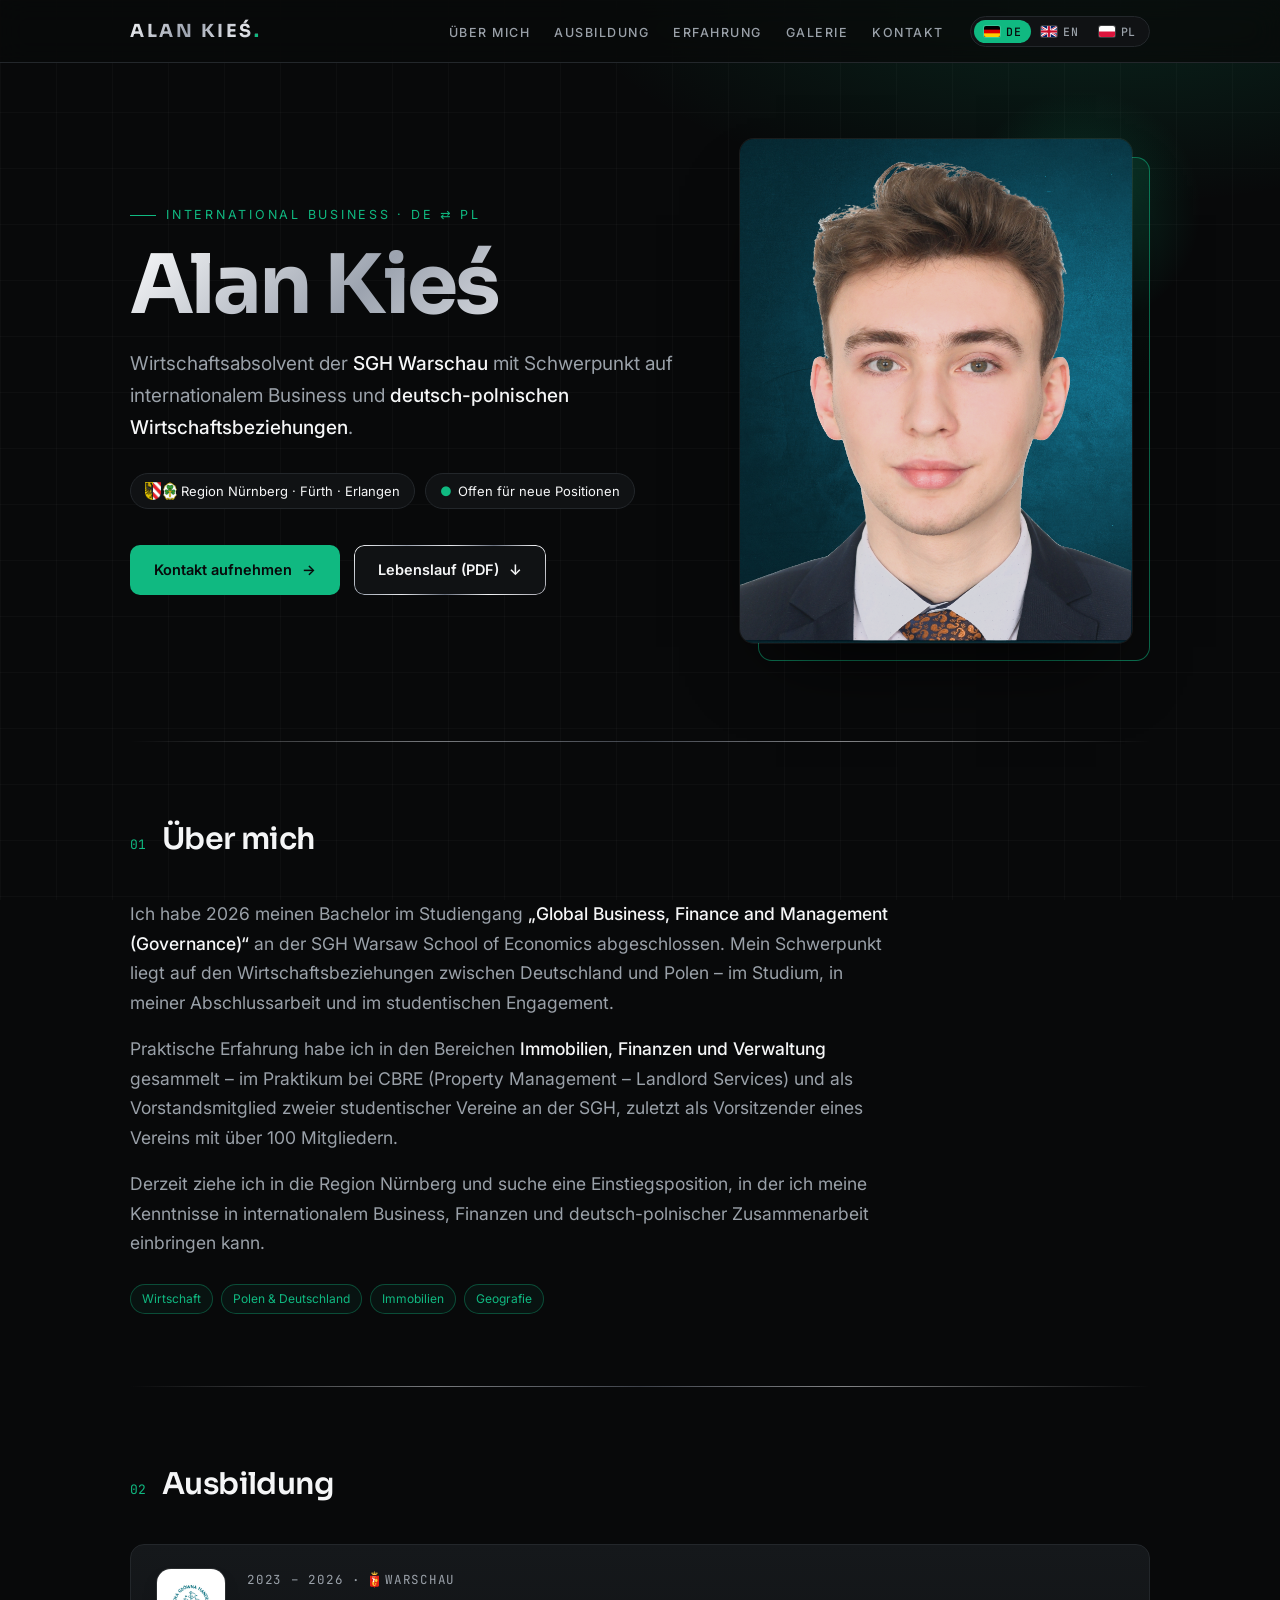
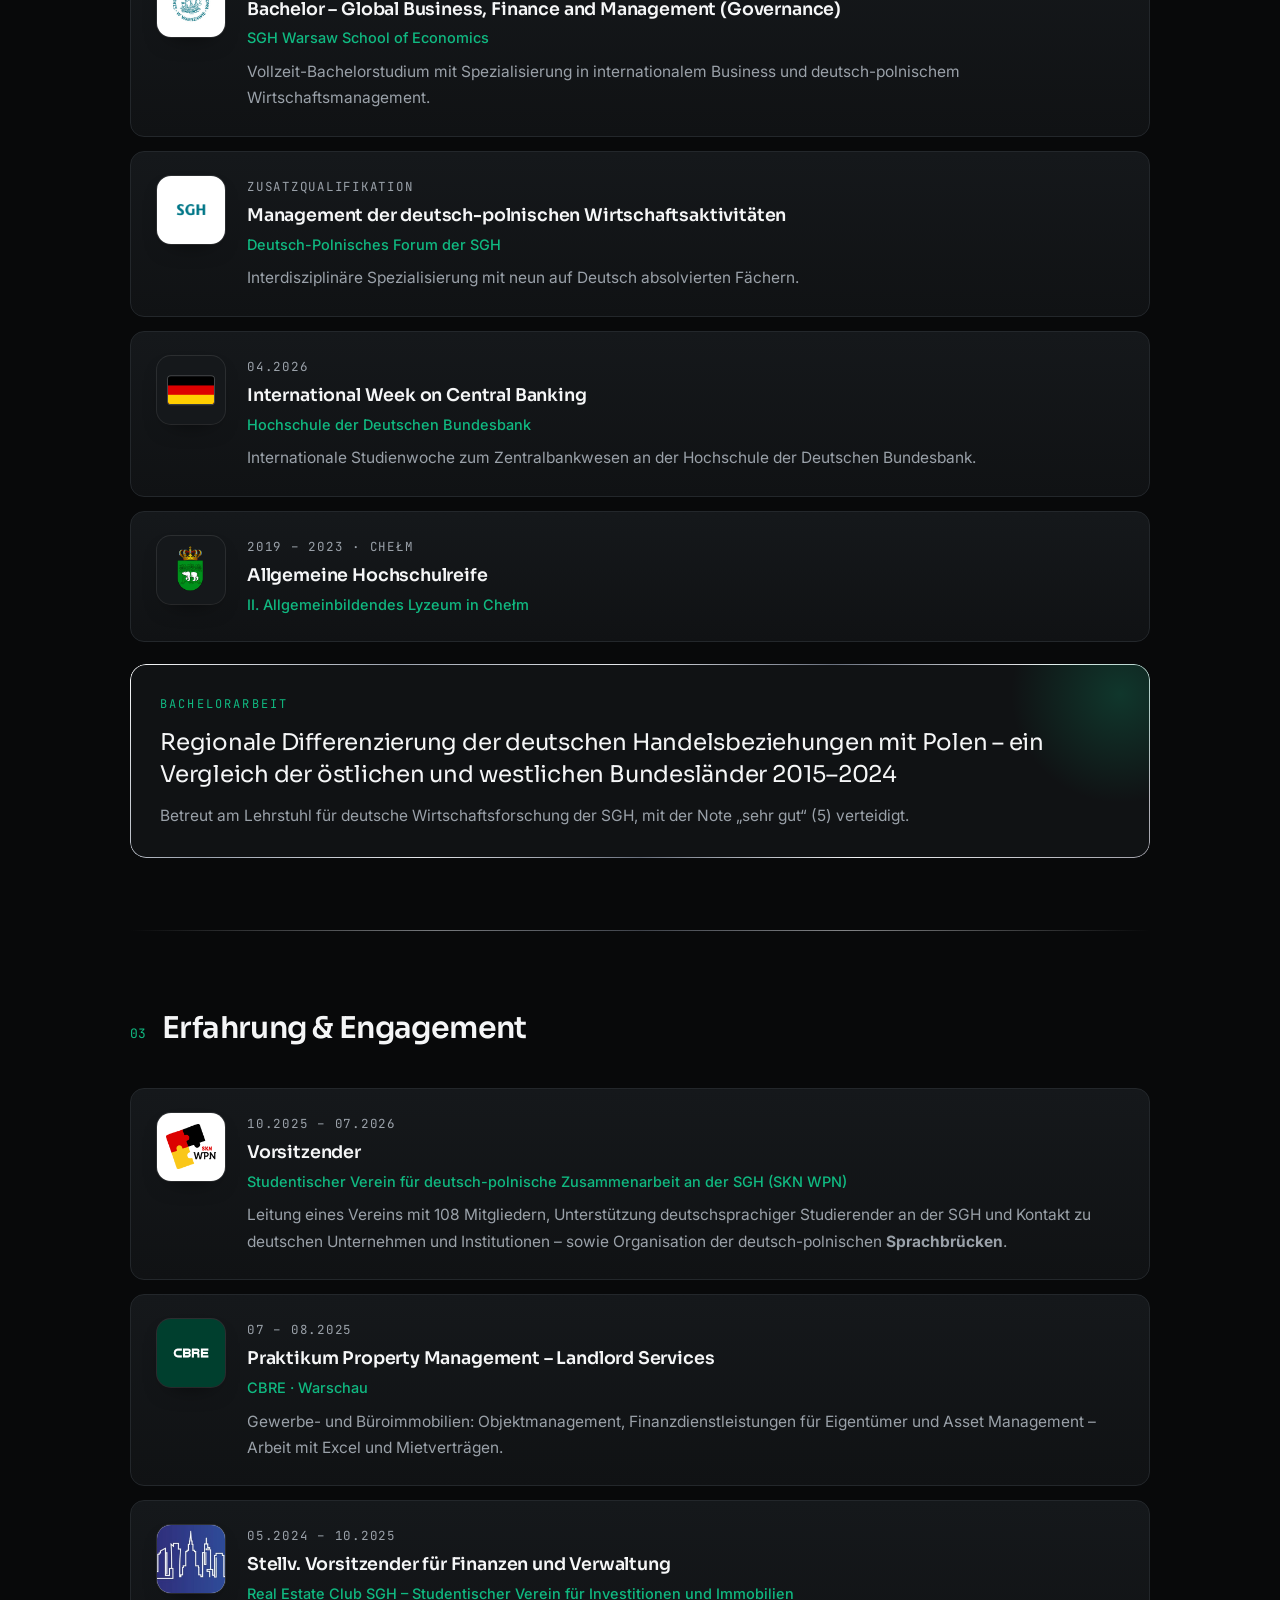
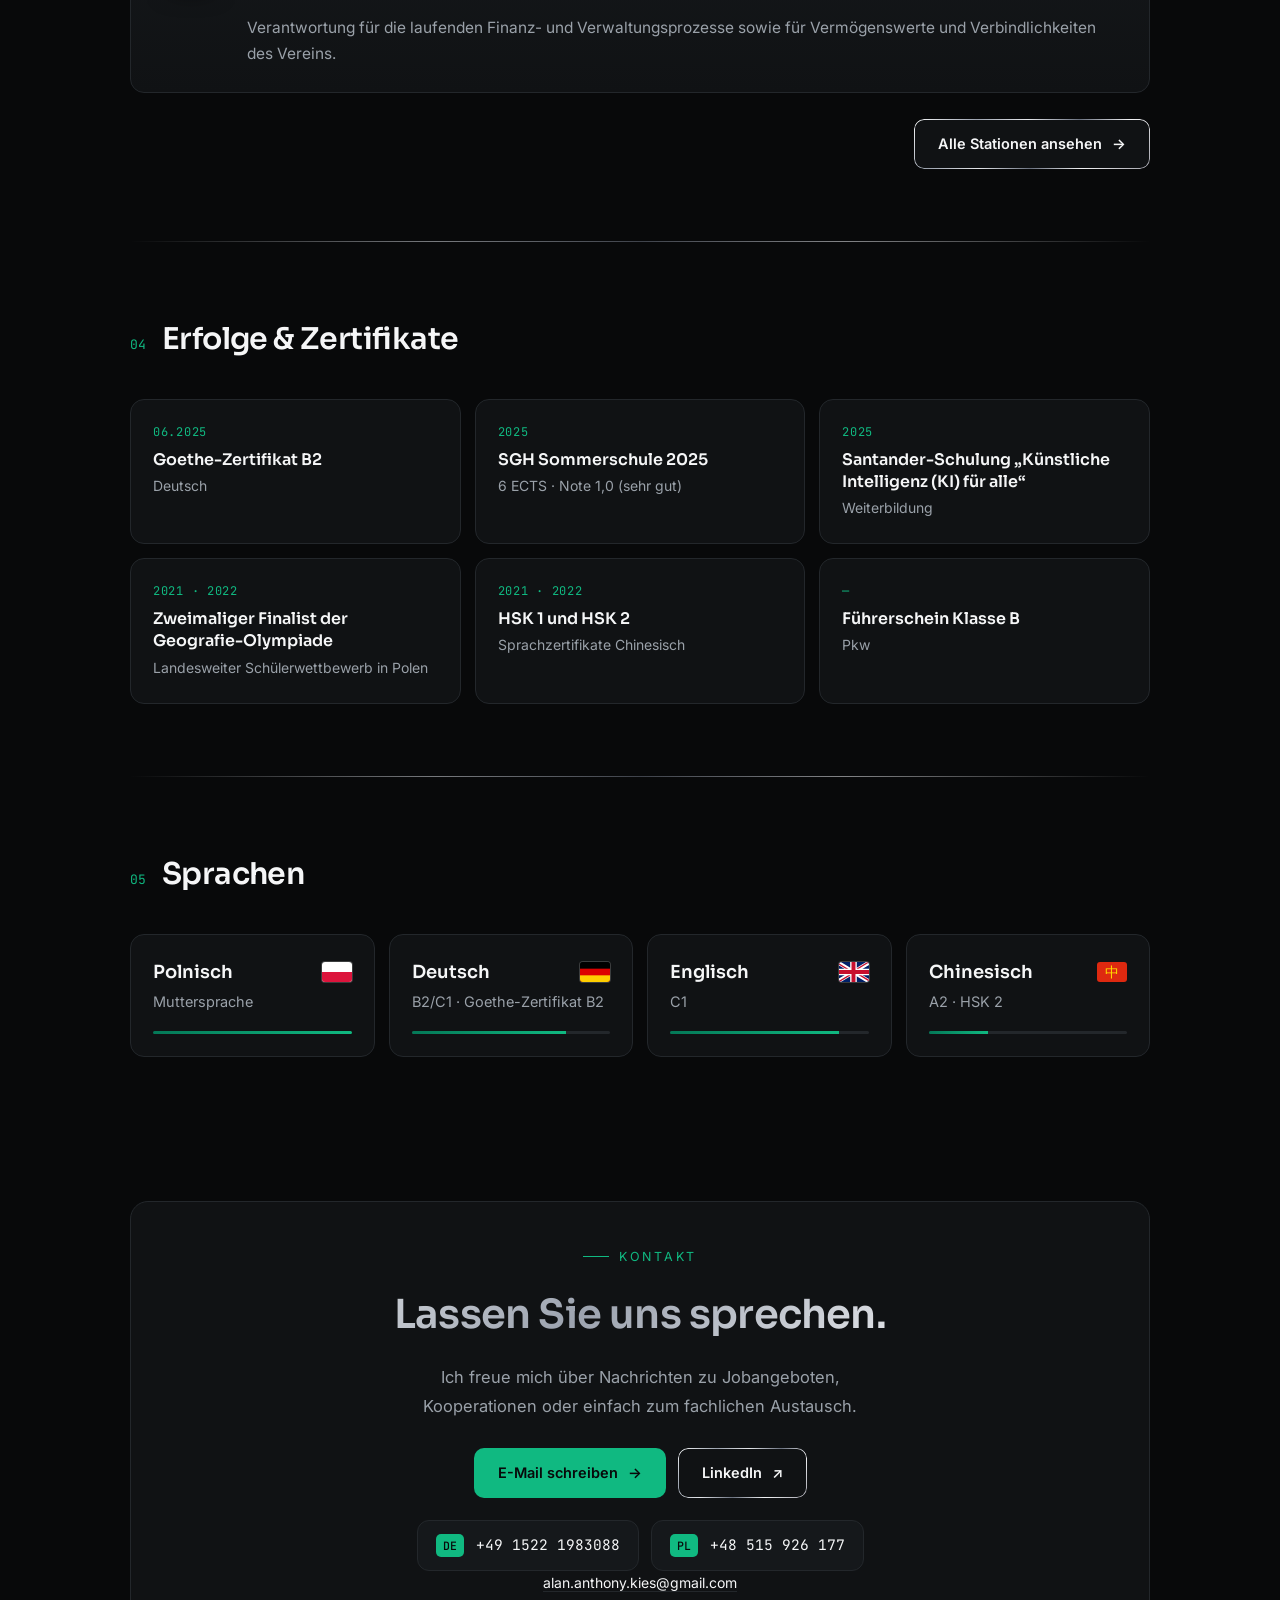
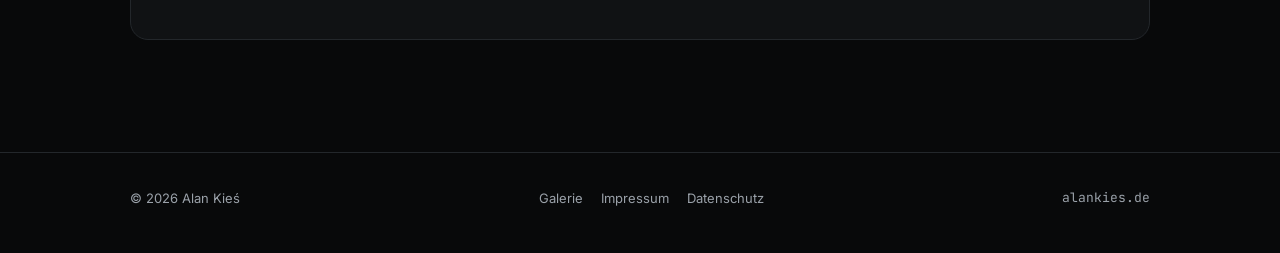
<file: index.html>
<!doctype html>
<html lang="de">
<head>
<meta charset="utf-8">
<meta name="viewport" content="width=device-width, initial-scale=1">
<title>Alan Kieś</title>
<meta name="description" content="Alan Kieś – Wirtschaftsabsolvent der SGH Warschau mit Schwerpunkt deutsch-polnische Wirtschaftsbeziehungen.">
<meta name="theme-color" content="#08090a">
<link rel="icon" href="favicon.svg" type="image/svg+xml">
<link rel="icon" href="favicon.ico" sizes="any">
<link rel="apple-touch-icon" href="apple-touch-icon.png">
<link rel="preconnect" href="https://fonts.googleapis.com">
<link rel="preconnect" href="https://fonts.gstatic.com" crossorigin>
<link href="https://fonts.googleapis.com/css2?family=Sora:wght@300;400;600;700&family=Inter:wght@400;500;600&family=JetBrains+Mono:wght@400;500&display=swap" rel="stylesheet">
<link rel="stylesheet" href="style.css?v=4">
</head>
<body>

<nav>
  <div class="wrap">
    <a class="logo chrome" href="index.html">ALAN KIEŚ<span class="dot">.</span></a>
    <div class="nav-right">
      <ul>
        <li><a href="#ueber-mich" data-i18n="nav_about">Über mich</a></li>
        <li><a href="#ausbildung" data-i18n="nav_edu">Ausbildung</a></li>
        <li><a href="erfahrung.html" data-i18n="nav_exp">Erfahrung</a></li>
        <li><a href="galerie.html" data-i18n="nav_gallery">Galerie</a></li>
        <li><a href="#kontakt" data-i18n="nav_contact">Kontakt</a></li>
      </ul>
      <div class="lang-switch" role="group" aria-label="Sprache / Language / Język">
        <button type="button" data-lang="de" aria-pressed="true"><img class="flag" src="flags/de.svg" alt="">DE</button>
        <button type="button" data-lang="en" aria-pressed="false"><img class="flag" src="flags/gb.svg" alt="">EN</button>
        <button type="button" data-lang="pl" aria-pressed="false"><img class="flag" src="flags/pl.svg" alt="">PL</button>
      </div>
    </div>
  </div>
</nav>

<main class="wrap">

  <!-- ====== HERO ====== -->
  <header class="hero">
    <div>
      <div class="eyebrow">International Business · DE ⇄ PL</div>
      <h1 class="chrome">Alan Kieś</h1>
      <p class="tagline" data-i18n="tagline">Wirtschaftsabsolvent der <strong>SGH Warschau</strong> mit Schwerpunkt auf internationalem Business und <strong>deutsch-polnischen Wirtschaftsbeziehungen</strong>.</p>
      <div class="meta">
        <span class="chip"><img class="crest" src="wappen/nuernberg.png" alt="Wappen Nürnberg"><img class="crest" src="wappen/fuerth.svg" alt="Wappen Fürth"><span data-i18n="chip_region">Region Nürnberg · Fürth · Erlangen</span></span>
        <span class="chip"><i>●</i><span data-i18n="chip_open">Offen für neue Positionen</span></span>
      </div>
      <div class="cta">
        <a class="btn primary" href="#kontakt"><span data-i18n="btn_contact">Kontakt aufnehmen</span> <span class="arrow">→</span></a>
        <a class="btn ghost" href="cv-alan-kies-deutsch.pdf" target="_blank" rel="noopener"><span data-i18n="btn_cv">Lebenslauf (PDF)</span> <span class="arrow">↓</span></a>
      </div>
    </div>
    <div class="portrait">
      <img src="alan-kies-foto.png" alt="Alan Kieś" width="778" height="1000">
    </div>
  </header>

  <hr class="rule">

  <!-- ====== 01 ÜBER MICH ====== -->
  <section id="ueber-mich" class="reveal">
    <div class="sec-head"><span class="sec-num">01</span><h2 data-i18n="about_h">Über mich</h2></div>
    <div class="lead">
      <p data-i18n="about_p1">Ich habe 2026 meinen Bachelor im Studiengang <strong>„Global Business, Finance and Management (Governance)“</strong> an der SGH Warsaw School of Economics abgeschlossen. Mein Schwerpunkt liegt auf den Wirtschaftsbeziehungen zwischen Deutschland und Polen – im Studium, in meiner Abschlussarbeit und im studentischen Engagement.</p>
      <p data-i18n="about_p2">Praktische Erfahrung habe ich in den Bereichen <strong>Immobilien, Finanzen und Verwaltung</strong> gesammelt – im Praktikum bei CBRE (Property Management – Landlord Services) und als Vorstandsmitglied zweier studentischer Vereine an der SGH, zuletzt als Vorsitzender eines Vereins mit über 100 Mitgliedern.</p>
      <p data-i18n="about_p3">Derzeit ziehe ich in die Region Nürnberg und suche eine Einstiegsposition, in der ich meine Kenntnisse in internationalem Business, Finanzen und deutsch-polnischer Zusammenarbeit einbringen kann.</p>
    </div>
    <div class="interests">
      <span class="tag" data-i18n="int1">Wirtschaft</span>
      <span class="tag" data-i18n="int2">Polen &amp; Deutschland</span>
      <span class="tag" data-i18n="int3">Immobilien</span>
      <span class="tag" data-i18n="int4">Geografie</span>
    </div>
  </section>

  <hr class="rule">

  <!-- ====== 02 AUSBILDUNG ====== -->
  <section id="ausbildung" class="reveal">
    <div class="sec-head"><span class="sec-num">02</span><h2 data-i18n="edu_h">Ausbildung</h2></div>

    <div class="card with-logo">
      <div class="logo-tile"><img src="logos/sgh-godlo.jpg" alt="SGH"></div>
      <div>
        <div class="when">2023 – 2026 · <img class="crest" src="wappen/warszawa.svg" alt=""><span data-i18n="warsaw">Warschau</span></div>
        <h3 data-i18n="edu1_t">Bachelor – Global Business, Finance and Management (Governance)</h3>
        <div class="where">SGH Warsaw School of Economics</div>
        <p data-i18n="edu1_d">Vollzeit-Bachelorstudium mit Spezialisierung in internationalem Business und deutsch-polnischem Wirtschaftsmanagement.</p>
      </div>
    </div>

    <div class="card with-logo">
      <div class="logo-tile"><img src="logos/sgh.png" alt="SGH"></div>
      <div>
        <div class="when" data-i18n="edu2_when">Zusatzqualifikation</div>
        <h3 data-i18n="edu2_t">Management der deutsch-polnischen Wirtschaftsaktivitäten</h3>
        <div class="where" data-i18n="edu2_w">Deutsch-Polnisches Forum der SGH</div>
        <p data-i18n="edu2_d">Interdisziplinäre Spezialisierung mit neun auf Deutsch absolvierten Fächern.</p>
      </div>
    </div>

    <div class="card with-logo">
      <div class="logo-tile flag-one"><img src="flags/de.svg" alt=""></div>
      <div>
        <div class="when">04.2026</div>
        <h3>International Week on Central Banking</h3>
        <div class="where" data-i18n="edu4_w">Hochschule der Deutschen Bundesbank</div>
        <p data-i18n="edu4_d">Internationale Studienwoche zum Zentralbankwesen an der Hochschule der Deutschen Bundesbank.</p>
      </div>
    </div>

    <div class="card with-logo">
      <div class="logo-tile crest-tile"><img src="wappen/chelm.png" alt="Wappen Chełm"></div>
      <div>
        <div class="when">2019 – 2023 · Chełm</div>
        <h3 data-i18n="edu3_t">Allgemeine Hochschulreife</h3>
        <div class="where" data-i18n="edu3_w">II. Allgemeinbildendes Lyzeum in Chełm</div>
      </div>
    </div>

    <div class="feature chrome-border">
      <div class="label" data-i18n="thesis_l">Bachelorarbeit</div>
      <h3 data-i18n="thesis_t">Regionale Differenzierung der deutschen Handelsbeziehungen mit Polen – ein Vergleich der östlichen und westlichen Bundesländer 2015–2024</h3>
      <p data-i18n="thesis_d">Betreut am Lehrstuhl für deutsche Wirtschaftsforschung der SGH, mit der Note „sehr gut“ (5) verteidigt.</p>
    </div>
  </section>

  <hr class="rule">

  <!-- ====== 03 ERFAHRUNG ====== -->
  <section id="erfahrung" class="reveal">
    <div class="sec-head"><span class="sec-num">03</span><h2 data-i18n="exp_h">Erfahrung &amp; Engagement</h2></div>

    <a class="card with-logo" href="erfahrung.html#skn-wpn" style="text-decoration:none">
      <div class="logo-tile"><img src="logos/skn-wpn.png" alt="SKN WPN"></div>
      <div>
        <div class="when">10.2025 – 07.2026</div>
        <h3 data-i18n="exp1_t">Vorsitzender</h3>
        <div class="where" data-i18n="exp1_w">Studentischer Verein für deutsch-polnische Zusammenarbeit an der SGH (SKN WPN)</div>
        <p data-i18n="exp1_d">Leitung eines Vereins mit 108 Mitgliedern, Unterstützung deutschsprachiger Studierender an der SGH und Kontakt zu deutschen Unternehmen und Institutionen – sowie Organisation der deutsch-polnischen <strong>Sprachbrücken</strong>.</p>
      </div>
    </a>

    <a class="card with-logo" href="erfahrung.html#cbre" style="text-decoration:none">
      <div class="logo-tile cbre"><img src="logos/cbre.jpg" alt="CBRE"></div>
      <div>
        <div class="when">07 – 08.2025</div>
        <h3 data-i18n="exp2_t">Praktikum Property Management – Landlord Services</h3>
        <div class="where">CBRE · <span data-i18n="warsaw">Warschau</span></div>
        <p data-i18n="exp2_d">Gewerbe- und Büroimmobilien: Objektmanagement, Finanzdienstleistungen für Eigentümer und Asset Management – Arbeit mit Excel und Mietverträgen.</p>
      </div>
    </a>

    <a class="card with-logo" href="erfahrung.html#skn-inwestycji" style="text-decoration:none">
      <div class="logo-tile fill"><img src="logos/skn-inwestycji.jpg" alt="SKN Inwestycji i Nieruchomości"></div>
      <div>
        <div class="when">05.2024 – 10.2025</div>
        <h3 data-i18n="exp3_t">Stellv. Vorsitzender für Finanzen und Verwaltung</h3>
        <div class="where" data-i18n="exp3_w">Real Estate Club SGH – Studentischer Verein für Investitionen und Immobilien</div>
        <p data-i18n="exp3_d">Verantwortung für die laufenden Finanz- und Verwaltungsprozesse sowie für Vermögenswerte und Verbindlichkeiten des Vereins.</p>
      </div>
    </a>

    <div class="more">
      <a class="btn ghost" href="erfahrung.html"><span data-i18n="exp_all">Alle Stationen ansehen</span> <span class="arrow">→</span></a>
    </div>
  </section>

  <hr class="rule">

  <!-- ====== 04 ERFOLGE ====== -->
  <section id="erfolge" class="reveal">
    <div class="sec-head"><span class="sec-num">04</span><h2 data-i18n="aw_h">Erfolge &amp; Zertifikate</h2></div>
    <div class="awards">
      <div class="award"><div class="yr">06.2025</div><strong data-i18n="aw1_t">Goethe-Zertifikat B2</strong><span data-i18n="aw1_d">Deutsch</span></div>
      <div class="award"><div class="yr">2025</div><strong data-i18n="aw5_t">SGH Sommerschule 2025</strong><span data-i18n="aw5_d">6 ECTS · Note 1,0 (sehr gut)</span></div>
      <div class="award"><div class="yr">2025</div><strong data-i18n="aw6_t">Santander-Schulung „Künstliche Intelligenz (KI) für alle“</strong><span data-i18n="aw6_d">Weiterbildung</span></div>
      <div class="award"><div class="yr">2021 · 2022</div><strong data-i18n="aw2_t">Zweimaliger Finalist der Geografie-Olympiade</strong><span data-i18n="aw2_d">Landesweiter Schülerwettbewerb in Polen</span></div>
      <div class="award"><div class="yr">2021 · 2022</div><strong data-i18n="aw3_t">HSK 1 und HSK 2</strong><span data-i18n="aw3_d">Sprachzertifikate Chinesisch</span></div>
      <div class="award"><div class="yr">—</div><strong data-i18n="aw4_t">Führerschein Klasse B</strong><span data-i18n="aw4_d">Pkw</span></div>
    </div>
  </section>

  <hr class="rule">

  <!-- ====== 05 SPRACHEN ====== -->
  <section id="sprachen" class="reveal">
    <div class="sec-head"><span class="sec-num">05</span><h2 data-i18n="lang_h">Sprachen</h2></div>
    <div class="langs">
      <div class="lang"><div class="lang-top"><strong data-i18n="l_pl">Polnisch</strong><img class="flag" src="flags/pl.svg" alt=""></div><span data-i18n="l_pl_d">Muttersprache</span><div class="bar"><b style="width:100%"></b></div></div>
      <div class="lang"><div class="lang-top"><strong data-i18n="l_de">Deutsch</strong><img class="flag" src="flags/de.svg" alt=""></div><span data-i18n="l_de_d">B2/C1 · Goethe-Zertifikat B2</span><div class="bar"><b style="width:78%"></b></div></div>
      <div class="lang"><div class="lang-top"><strong data-i18n="l_en">Englisch</strong><img class="flag" src="flags/gb.svg" alt=""></div><span>C1</span><div class="bar"><b style="width:85%"></b></div></div>
      <div class="lang"><div class="lang-top"><strong data-i18n="l_zh">Chinesisch</strong><span class="zh-badge" aria-hidden="true">中</span></div><span>A2 · HSK 2</span><div class="bar"><b style="width:30%"></b></div></div>
    </div>
  </section>

  <!-- ====== KONTAKT ====== -->
  <section id="kontakt" class="reveal">
    <div class="contact-box">
      <div class="eyebrow" style="justify-content:center" data-i18n="ct_eye">Kontakt</div>
      <h2 class="chrome" data-i18n="ct_h">Lassen Sie uns sprechen.</h2>
      <p data-i18n="ct_p">Ich freue mich über Nachrichten zu Jobangeboten, Kooperationen oder einfach zum fachlichen Austausch.</p>
      <div class="links">
        <a class="btn primary" href="mailto:alan.anthony.kies@gmail.com"><span data-i18n="ct_mail">E-Mail schreiben</span> <span class="arrow">→</span></a>
        <a class="btn ghost" href="https://www.linkedin.com/in/alan-kies" target="_blank" rel="noopener">LinkedIn <span class="arrow">↗</span></a>
      </div>
      <div class="phones">
        <a class="phone" href="tel:+4915221983088"><span class="cc">DE</span><span class="num">+49 1522 1983088</span></a>
        <a class="phone" href="tel:+48515926177"><span class="cc">PL</span><span class="num">+48 515 926 177</span></a>
      </div>
      <p class="mail-plain"><a href="mailto:alan.anthony.kies@gmail.com">alan.anthony.kies@gmail.com</a></p>
    </div>
  </section>

</main>

<footer>
  <div class="wrap">
    <span>© 2026 Alan Kieś</span>
    <div class="legal">
      <a href="galerie.html" data-i18n="nav_gallery">Galerie</a>
      <a href="impressum.html">Impressum</a>
      <a href="impressum.html#datenschutz" data-i18n="ft_privacy">Datenschutz</a>
    </div>
    <span class="mono">alankies.de</span>
  </div>
</footer>

<script>
window.I18N = {
  en: {
    _title: "Alan Kieś – International Business",
    nav_about: "About", nav_edu: "Education", nav_exp: "Experience", nav_gallery: "Gallery", nav_contact: "Contact",
    tagline: "Business graduate of <strong>SGH Warsaw School of Economics</strong>, focused on international business and <strong>German-Polish economic relations</strong>.",
    chip_region: "Nuremberg · Fürth · Erlangen area",
    chip_open: "Open to new opportunities",
    btn_contact: "Get in touch",
    btn_cv: "CV (PDF, German)",
    about_h: "About me",
    about_p1: "In 2026 I completed my bachelor's degree in <strong>“Global Business, Finance and Management (Governance)”</strong> at SGH Warsaw School of Economics. My focus is on economic relations between Germany and Poland – in my studies, my thesis and my student activities.",
    about_p2: "I gained practical experience in <strong>real estate, finance and administration</strong> – during my internship at CBRE (Property Management – Landlord Services) and as a board member of two student associations at SGH, most recently as president of an association with over 100 members.",
    about_p3: "I am currently moving to the Nuremberg area and looking for an entry-level position where I can apply my knowledge of international business, finance and German-Polish cooperation.",
    edu_h: "Education",
    edu1_t: "Bachelor – Global Business, Finance and Management (Governance)",
    edu1_d: "Full-time bachelor's programme specialising in international business and German-Polish economic management.",
    edu2_when: "Additional qualification",
    edu2_t: "Management of German-Polish Business Activities",
    edu2_w: "German-Polish Forum at SGH",
    edu2_d: "Interdisciplinary specialisation comprising nine courses completed in German.",
    edu3_t: "Secondary school diploma (Matura)",
    edu3_w: "II General Secondary School in Chełm",
    edu4_w: "Deutsche Bundesbank University of Applied Sciences",
    edu4_d: "International study week on central banking at the Deutsche Bundesbank University of Applied Sciences.",
    int1: "Economy", int2: "Poland &amp; Germany", int3: "Real estate", int4: "Geography",
    thesis_l: "Bachelor's thesis",
    thesis_t: "Regional differentiation of Germany's trade relations with Poland – a comparative analysis of the eastern and western federal states, 2015–2024",
    thesis_d: "Supervised at the Department of German Economic Studies at SGH, defended with the grade “very good” (5).",
    exp_h: "Experience &amp; Engagement",
    exp1_t: "President",
    exp1_w: "Student Association for German-Polish Cooperation at SGH (SKN WPN)",
    exp1_d: "Leading an association of 108 members, supporting German-speaking students at SGH and maintaining contact with German companies and institutions – as well as organising the German-Polish <strong>“Sprachbrücken”</strong>.",
    exp2_t: "Property Management Intern – Landlord Services",
    warsaw: "Warsaw",
    exp2_d: "Commercial and office real estate: property management, financial services for landlords and asset management – working with Excel and lease agreements.",
    exp3_t: "Vice President for Finance and Administration",
    exp3_w: "Real Estate Club SGH – Student Association for Investment and Real Estate",
    exp3_d: "Responsible for the association's day-to-day financial and administrative operations as well as its assets and liabilities.",
    exp4_t: "Head of the Logistics Team",
    exp4_d: "Coordinating the event's logistics and schedule.",
    exp5_t: "Graphic Designer",
    exp5_d: "Designing graphics and visual materials for the conference.",
    exp_all: "View all positions",
    aw_h: "Achievements &amp; Certificates",
    aw1_t: "Goethe-Zertifikat B2", aw1_d: "German",
    aw2_t: "Two-time finalist of the Geography Olympiad", aw2_d: "National secondary school competition in Poland",
    aw3_t: "HSK 1 and HSK 2", aw3_d: "Chinese language certificates",
    aw4_t: "Driving licence, category B", aw4_d: "Car",
    aw5_t: "SGH Summer School 2025 (Sommerschule)", aw5_d: "6 ECTS · grade 1.0 (very good)",
    aw6_t: "Santander training “Artificial Intelligence (AI) for Everyone”", aw6_d: "Further training",
    lang_h: "Languages",
    l_pl: "Polish", l_pl_d: "Native",
    l_de: "German", l_de_d: "B2/C1 · Goethe-Zertifikat B2",
    l_en: "English", l_zh: "Chinese",
    ct_eye: "Contact",
    ct_h: "Let's talk.",
    ct_p: "I'm happy to hear about job opportunities, collaborations or simply to exchange ideas.",
    ct_mail: "Send an email",
    ft_privacy: "Privacy"
  },
  pl: {
    _title: "Alan Kieś – biznes międzynarodowy",
    nav_about: "O mnie", nav_edu: "Wykształcenie", nav_exp: "Doświadczenie", nav_gallery: "Galeria", nav_contact: "Kontakt",
    tagline: "Absolwent <strong>SGH w Warszawie</strong> specjalizujący się w biznesie międzynarodowym i <strong>polsko-niemieckich stosunkach gospodarczych</strong>.",
    chip_region: "Region Norymbergi · Fürth · Erlangen",
    chip_open: "Otwarty na nowe wyzwania zawodowe",
    btn_contact: "Skontaktuj się",
    btn_cv: "CV (PDF, po niemiecku)",
    about_h: "O mnie",
    about_p1: "W 2026 roku ukończyłem studia licencjackie na kierunku <strong>„Globalny biznes, finanse i zarządzanie (Governance)”</strong> w Szkole Głównej Handlowej w Warszawie. Specjalizuję się w stosunkach gospodarczych między Niemcami a Polską – w trakcie studiów, w pracy dyplomowej i w działalności studenckiej.",
    about_p2: "Doświadczenie praktyczne zdobyłem w obszarach <strong>nieruchomości, finansów i administracji</strong> – podczas praktyk w CBRE (Property Management – Landlord Services) oraz jako członek zarządu dwóch kół naukowych SGH, ostatnio jako przewodniczący koła liczącego ponad 100 członków.",
    about_p3: "Obecnie przeprowadzam się w okolice Norymbergi i szukam stanowiska na start kariery, na którym wykorzystam swoją wiedzę z zakresu biznesu międzynarodowego, finansów i współpracy polsko-niemieckiej.",
    edu_h: "Wykształcenie",
    edu1_t: "Licencjat – Globalny biznes, finanse i zarządzanie (Governance)",
    edu1_d: "Studia stacjonarne pierwszego stopnia ze specjalizacją w biznesie międzynarodowym i polsko-niemieckim zarządzaniu gospodarczym.",
    edu2_when: "Dodatkowe kwalifikacje",
    edu2_t: "Zarządzanie polsko-niemiecką działalnością gospodarczą",
    edu2_w: "Forum Polsko-Niemieckie SGH",
    edu2_d: "Interdyscyplinarna specjalizacja obejmująca dziewięć przedmiotów zaliczonych w języku niemieckim.",
    edu3_t: "Matura",
    edu3_w: "II Liceum Ogólnokształcące w Chełmie",
    edu4_w: "Hochschule der Deutschen Bundesbank",
    edu4_d: "Międzynarodowy tydzień studyjny poświęcony bankowości centralnej w uczelni Deutsche Bundesbank.",
    int1: "Gospodarka", int2: "Polska i Niemcy", int3: "Nieruchomości", int4: "Geografia",
    thesis_l: "Praca licencjacka",
    thesis_t: "Regionalne zróżnicowanie stosunków handlowych Niemiec z Polską – analiza porównawcza wschodnich i zachodnich krajów związkowych w latach 2015–2024",
    thesis_d: "Napisana w Katedrze Badań nad Gospodarką Niemiec SGH, obroniona na ocenę bardzo dobrą (5).",
    exp_h: "Doświadczenie i działalność",
    exp1_t: "Przewodniczący",
    exp1_w: "Studenckie Koło Naukowe Współpracy Polsko-Niemieckiej SGH (SKN WPN)",
    exp1_d: "Kierowanie kołem liczącym 108 członków, wspieranie studentów niemieckojęzycznych w SGH i kontakt z niemieckimi firmami i instytucjami – a także organizacja polsko-niemieckich spotkań <strong>„Sprachbrücken”</strong>.",
    exp2_t: "Praktyki – Property Management, Landlord Services",
    warsaw: "Warszawa",
    exp2_d: "Nieruchomości komercyjne i biurowe: zarządzanie obiektami, obsługa finansowa właścicieli i asset management – praca w Excelu i z umowami najmu.",
    exp3_t: "Wiceprzewodniczący ds. finansów i administracji",
    exp3_w: "Real Estate Club SGH – Studenckie Koło Naukowe Inwestycji i Nieruchomości",
    exp3_d: "Odpowiedzialność za bieżące sprawy finansowe i administracyjne koła oraz za jego aktywa i zobowiązania.",
    exp4_t: "Kierownik zespołu logistyki",
    exp4_d: "Koordynacja logistyki i przebiegu wydarzenia.",
    exp5_t: "Grafik",
    exp5_d: "Projektowanie grafik i materiałów wizualnych na konferencję.",
    exp_all: "Zobacz całe doświadczenie",
    aw_h: "Osiągnięcia i certyfikaty",
    aw1_t: "Goethe-Zertifikat B2", aw1_d: "Język niemiecki",
    aw2_t: "Dwukrotny finalista Olimpiady Geograficznej", aw2_d: "Ogólnopolska olimpiada przedmiotowa",
    aw3_t: "HSK 1 i HSK 2", aw3_d: "Certyfikaty z języka chińskiego",
    aw4_t: "Prawo jazdy kat. B", aw4_d: "Samochód osobowy",
    aw5_t: "Szkoła Letnia SGH 2025 (Sommerschule)", aw5_d: "6 ECTS · ocena 1,0 (bardzo dobry)",
    aw6_t: "Szkolenie Santander „Sztuczna Inteligencja (AI) dla każdego”", aw6_d: "Szkolenie",
    lang_h: "Języki",
    l_pl: "Polski", l_pl_d: "Język ojczysty",
    l_de: "Niemiecki", l_de_d: "B2/C1 · Goethe-Zertifikat B2",
    l_en: "Angielski", l_zh: "Chiński",
    ct_eye: "Kontakt",
    ct_h: "Porozmawiajmy.",
    ct_p: "Chętnie odpowiem na wiadomości dotyczące ofert pracy, współpracy albo po prostu wymiany doświadczeń.",
    ct_mail: "Napisz e-mail",
    ft_privacy: "Prywatność"
  }
};
</script>
<script src="i18n.js?v=4"></script>
</body>
</html>
</file>
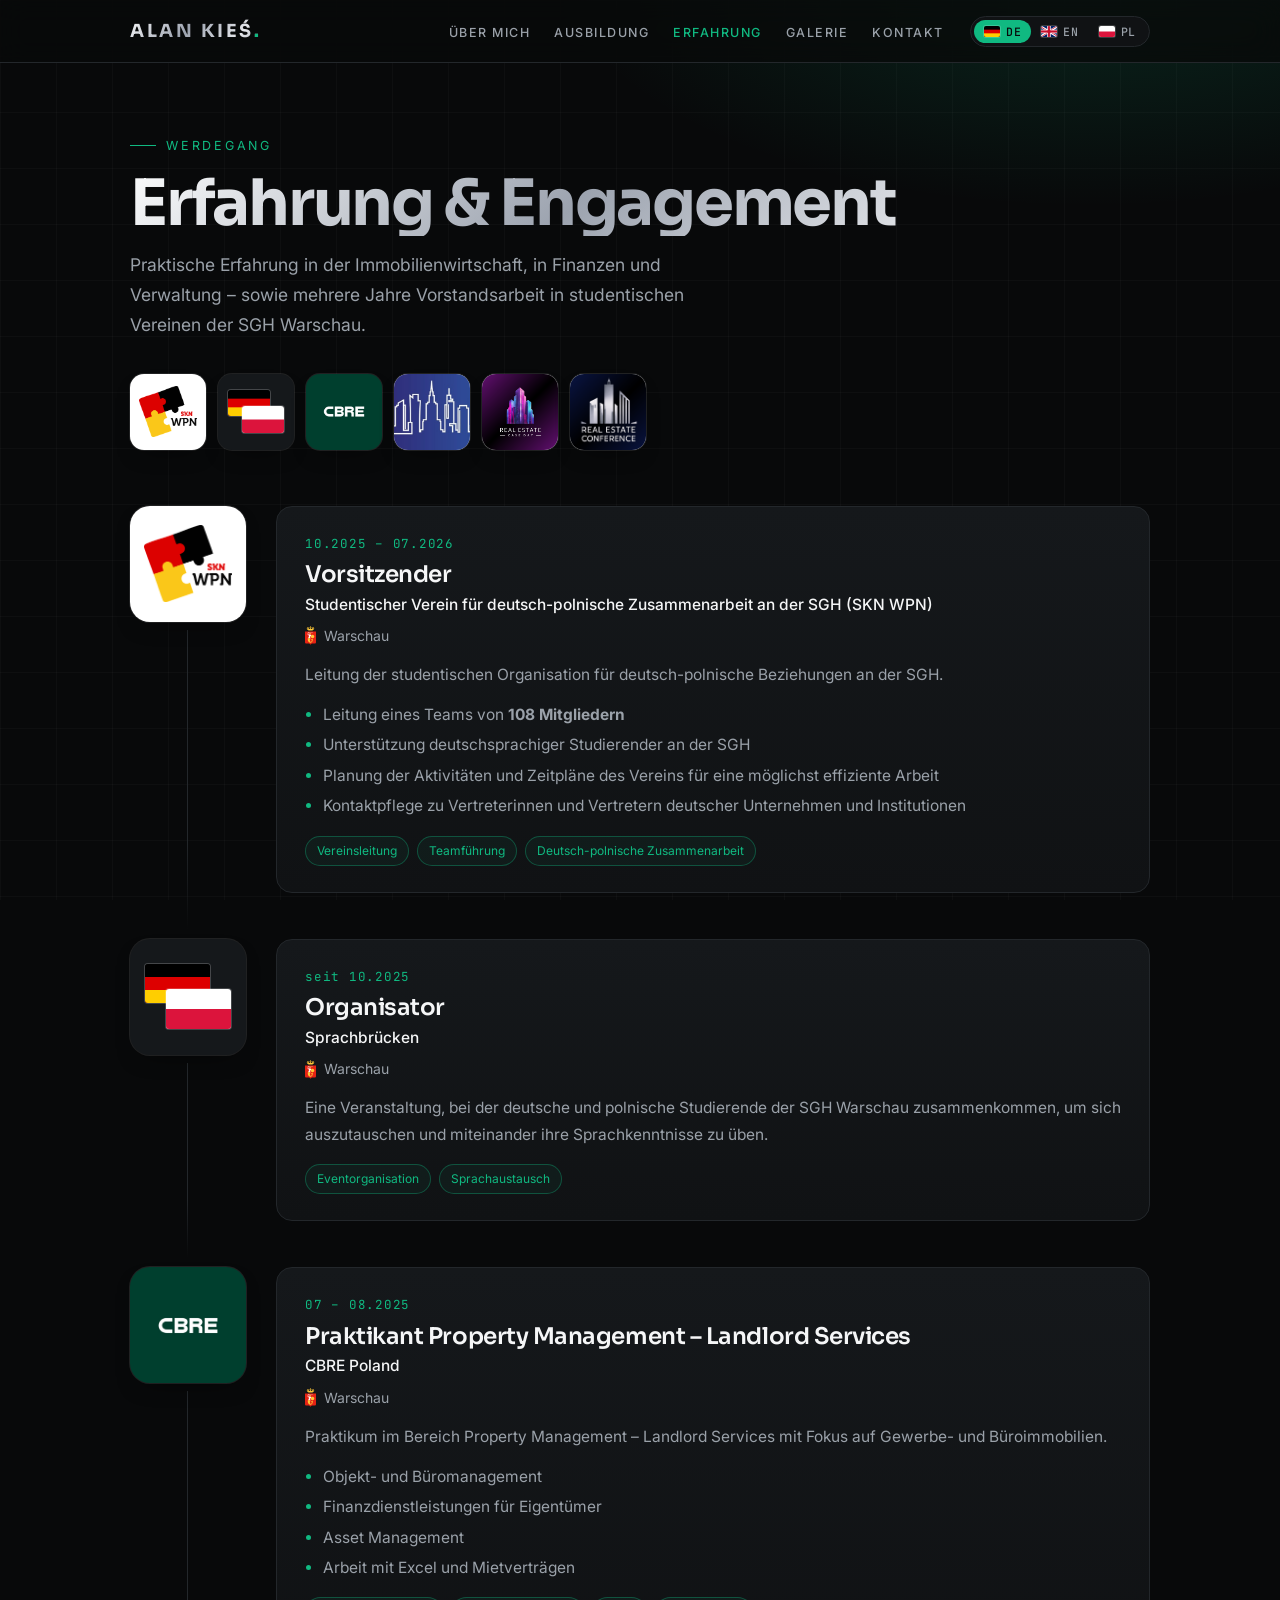
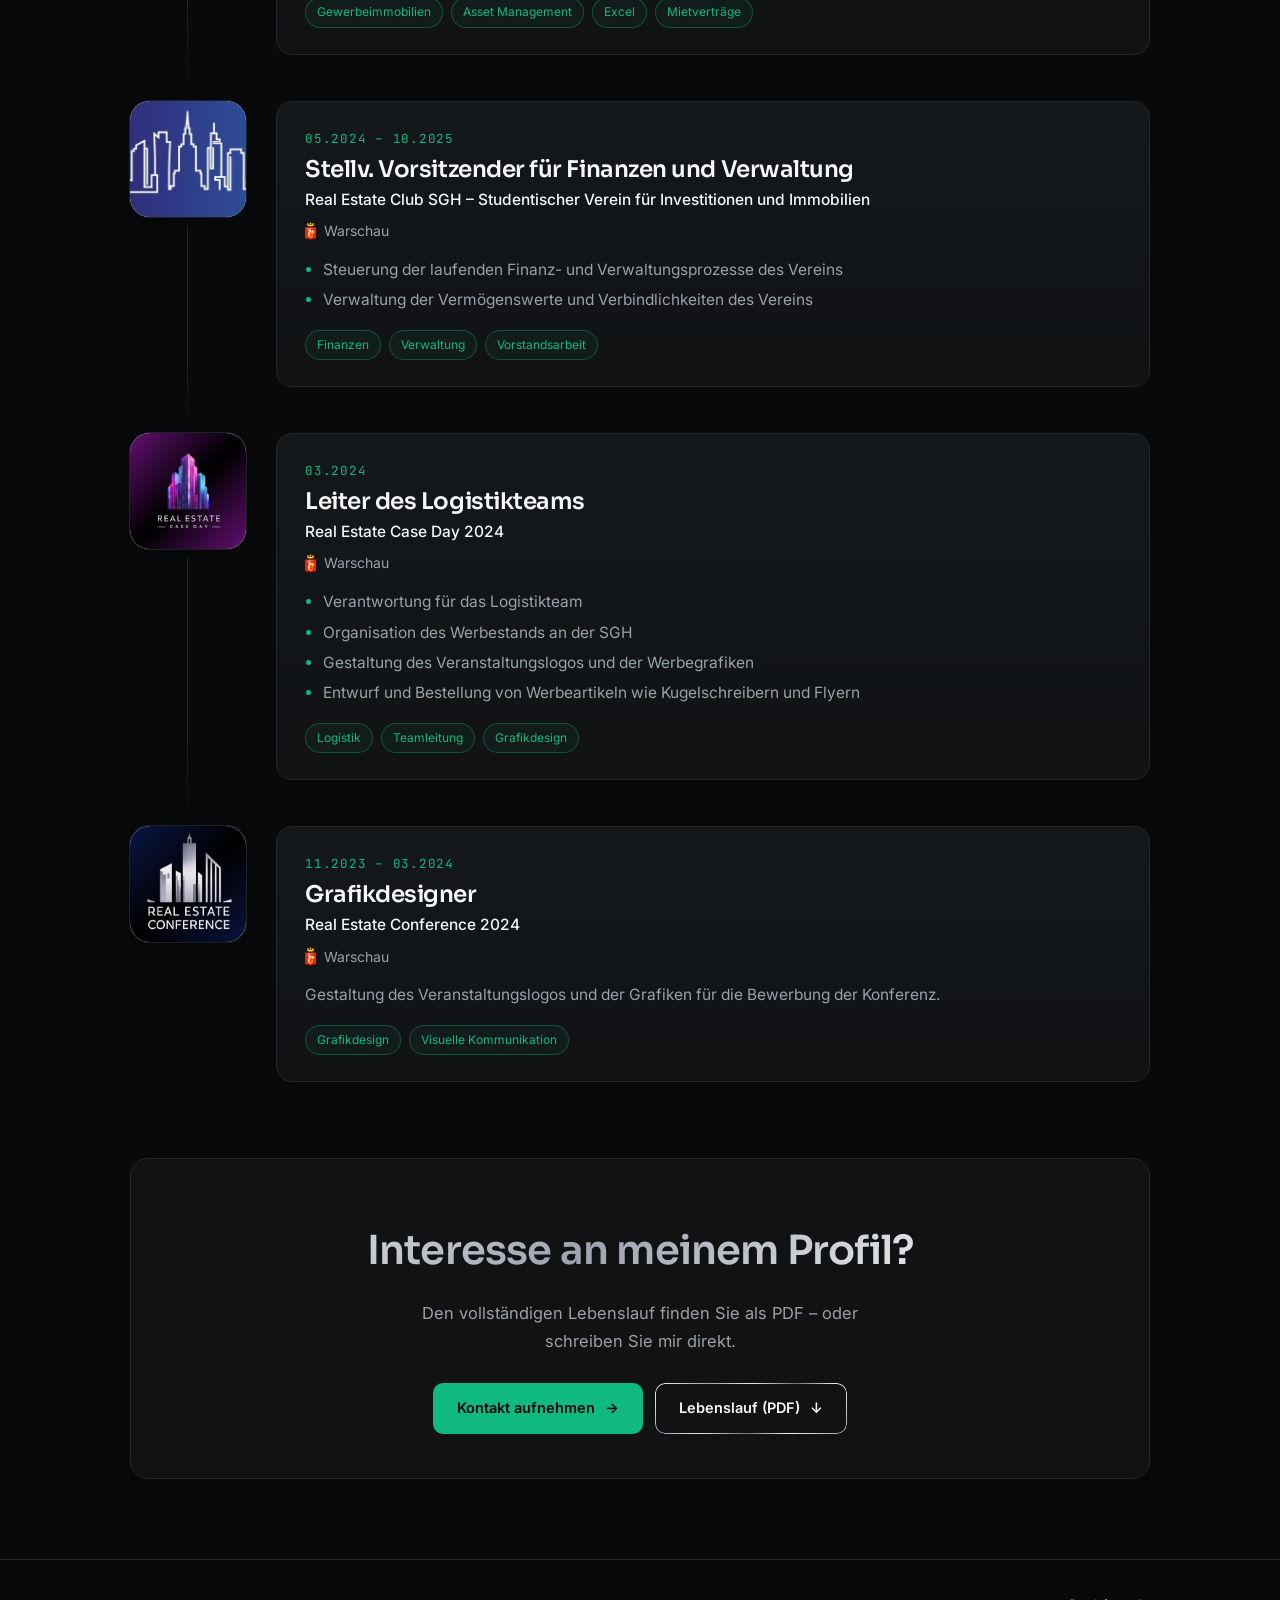
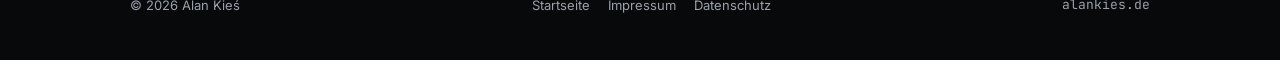
<file: erfahrung.html>
<!doctype html>
<html lang="de">
<head>
<meta charset="utf-8">
<meta name="viewport" content="width=device-width, initial-scale=1">
<title>Erfahrung – Alan Kieś</title>
<meta name="description" content="Berufliche Erfahrung und studentisches Engagement von Alan Kieś – CBRE, SKN WPN, Real Estate Club SGH.">
<meta name="theme-color" content="#08090a">
<link rel="icon" href="favicon.svg" type="image/svg+xml">
<link rel="icon" href="favicon.ico" sizes="any">
<link rel="apple-touch-icon" href="apple-touch-icon.png">
<link rel="preconnect" href="https://fonts.googleapis.com">
<link rel="preconnect" href="https://fonts.gstatic.com" crossorigin>
<link href="https://fonts.googleapis.com/css2?family=Sora:wght@300;400;600;700&family=Inter:wght@400;500;600&family=JetBrains+Mono:wght@400;500&display=swap" rel="stylesheet">
<link rel="stylesheet" href="style.css?v=4">
</head>
<body>

<nav>
  <div class="wrap">
    <a class="logo chrome" href="index.html">ALAN KIEŚ<span class="dot">.</span></a>
    <div class="nav-right">
      <ul>
        <li><a href="index.html#ueber-mich" data-i18n="nav_about">Über mich</a></li>
        <li><a href="index.html#ausbildung" data-i18n="nav_edu">Ausbildung</a></li>
        <li><a href="erfahrung.html" aria-current="page" data-i18n="nav_exp">Erfahrung</a></li>
        <li><a href="galerie.html" data-i18n="nav_gallery">Galerie</a></li>
        <li><a href="index.html#kontakt" data-i18n="nav_contact">Kontakt</a></li>
      </ul>
      <div class="lang-switch" role="group" aria-label="Sprache / Language / Język">
        <button type="button" data-lang="de" aria-pressed="true"><img class="flag" src="flags/de.svg" alt="">DE</button>
        <button type="button" data-lang="en" aria-pressed="false"><img class="flag" src="flags/gb.svg" alt="">EN</button>
        <button type="button" data-lang="pl" aria-pressed="false"><img class="flag" src="flags/pl.svg" alt="">PL</button>
      </div>
    </div>
  </div>
</nav>

<main class="wrap">
  <header class="page-head">
    <div class="eyebrow" data-i18n="e_eye">Werdegang</div>
    <h1 class="chrome" data-i18n="e_h">Erfahrung &amp; Engagement</h1>
    <p data-i18n="e_p">Praktische Erfahrung in der Immobilienwirtschaft, in Finanzen und Verwaltung – sowie mehrere Jahre Vorstandsarbeit in studentischen Vereinen der SGH Warschau.</p>
  </header>

  <!-- Logo-Leiste: Klick springt zur Station -->
  <div class="logo-wall">
    <a href="#skn-wpn" title="SKN WPN"><span class="logo-tile"><img src="logos/skn-wpn.png" alt="SKN WPN"></span></a>
    <a href="#sprachbruecken" title="Sprachbrücken"><span class="logo-tile flag-duo"><img src="flags/de.svg" alt=""><img src="flags/pl.svg" alt=""></span></a>
    <a href="#cbre" title="CBRE"><span class="logo-tile cbre"><img src="logos/cbre.jpg" alt="CBRE"></span></a>
    <a href="#skn-inwestycji" title="Real Estate Club SGH"><span class="logo-tile fill"><img src="logos/skn-inwestycji.jpg" alt="Real Estate Club SGH"></span></a>
    <a href="#case-day" title="Real Estate Case Day 2024"><span class="logo-tile fill"><img src="logos/real-estate-case-day.png" alt="Real Estate Case Day"></span></a>
    <a href="#conference" title="Real Estate Conference 2024"><span class="logo-tile fill"><img src="logos/real-estate-conference.png" alt="Real Estate Conference"></span></a>
  </div>

  <!--
    NEUE STATION HINZUFÜGEN:
    Einen <article class="station"> … </article>-Block kopieren und anpassen.
    Logo in den Ordner "logos/" legen. Für EN/PL unten im Skript neue
    Schlüssel ergänzen (oder data-i18n weglassen – dann bleibt Deutsch).
  -->
  <div class="timeline">

    <article class="station reveal" id="skn-wpn">
      <div class="logo-tile"><img src="logos/skn-wpn.png" alt="SKN WPN"></div>
      <div class="station-body">
        <div class="date">10.2025 – 07.2026</div>
        <h2 data-i18n="s1_t">Vorsitzender</h2>
        <div class="org" data-i18n="s1_o">Studentischer Verein für deutsch-polnische Zusammenarbeit an der SGH (SKN WPN)</div>
        <div class="place"><img class="crest" src="wappen/warszawa.svg" alt=""><span data-i18n="warsaw">Warschau</span></div>
        <p data-i18n="s1_d">Leitung der studentischen Organisation für deutsch-polnische Beziehungen an der SGH.</p>
        <ul data-i18n="s1_l">
          <li>Leitung eines Teams von <strong>108 Mitgliedern</strong></li>
          <li>Unterstützung deutschsprachiger Studierender an der SGH</li>
          <li>Planung der Aktivitäten und Zeitpläne des Vereins für eine möglichst effiziente Arbeit</li>
          <li>Kontaktpflege zu Vertreterinnen und Vertretern deutscher Unternehmen und Institutionen</li>
        </ul>
        <div class="tags">
          <span class="tag" data-i18n="t_lead">Vereinsleitung</span>
          <span class="tag" data-i18n="t_team">Teamführung</span>
          <span class="tag" data-i18n="t_depl">Deutsch-polnische Zusammenarbeit</span>
        </div>
      </div>
    </article>

    <article class="station reveal" id="sprachbruecken">
      <div class="logo-tile flag-duo"><img src="flags/de.svg" alt=""><img src="flags/pl.svg" alt=""></div>
      <div class="station-body">
        <div class="date" data-i18n="s2_date">seit 10.2025</div>
        <h2 data-i18n="s2_t">Organisator</h2>
        <div class="org">Sprachbrücken</div>
        <div class="place"><img class="crest" src="wappen/warszawa.svg" alt=""><span data-i18n="warsaw">Warschau</span></div>
        <p data-i18n="s2_d">Eine Veranstaltung, bei der deutsche und polnische Studierende der SGH Warschau zusammenkommen, um sich auszutauschen und miteinander ihre Sprachkenntnisse zu üben.</p>
        <div class="tags">
          <span class="tag" data-i18n="t_events">Eventorganisation</span>
          <span class="tag" data-i18n="t_lang">Sprachaustausch</span>
        </div>
      </div>
    </article>

    <article class="station reveal" id="cbre">
      <div class="logo-tile cbre"><img src="logos/cbre.jpg" alt="CBRE"></div>
      <div class="station-body">
        <div class="date">07 – 08.2025</div>
        <h2 data-i18n="s3_t">Praktikant Property Management – Landlord Services</h2>
        <div class="org">CBRE Poland</div>
        <div class="place"><img class="crest" src="wappen/warszawa.svg" alt=""><span data-i18n="warsaw">Warschau</span></div>
        <p data-i18n="s3_d">Praktikum im Bereich Property Management – Landlord Services mit Fokus auf Gewerbe- und Büroimmobilien.</p>
        <ul data-i18n="s3_l">
          <li>Objekt- und Büromanagement</li>
          <li>Finanzdienstleistungen für Eigentümer</li>
          <li>Asset Management</li>
          <li>Arbeit mit Excel und Mietverträgen</li>
        </ul>
        <div class="tags">
          <span class="tag" data-i18n="t_cre">Gewerbeimmobilien</span>
          <span class="tag">Asset Management</span>
          <span class="tag">Excel</span>
          <span class="tag" data-i18n="t_lease">Mietverträge</span>
        </div>
      </div>
    </article>

    <article class="station reveal" id="skn-inwestycji">
      <div class="logo-tile fill"><img src="logos/skn-inwestycji.jpg" alt="Real Estate Club SGH"></div>
      <div class="station-body">
        <div class="date">05.2024 – 10.2025</div>
        <h2 data-i18n="s4_t">Stellv. Vorsitzender für Finanzen und Verwaltung</h2>
        <div class="org" data-i18n="s4_o">Real Estate Club SGH – Studentischer Verein für Investitionen und Immobilien</div>
        <div class="place"><img class="crest" src="wappen/warszawa.svg" alt=""><span data-i18n="warsaw">Warschau</span></div>
        <ul data-i18n="s4_l">
          <li>Steuerung der laufenden Finanz- und Verwaltungsprozesse des Vereins</li>
          <li>Verwaltung der Vermögenswerte und Verbindlichkeiten des Vereins</li>
        </ul>
        <div class="tags">
          <span class="tag" data-i18n="t_fin">Finanzen</span>
          <span class="tag" data-i18n="t_admin">Verwaltung</span>
          <span class="tag" data-i18n="t_board">Vorstandsarbeit</span>
        </div>
      </div>
    </article>

    <article class="station reveal" id="case-day">
      <div class="logo-tile fill"><img src="logos/real-estate-case-day.png" alt="Real Estate Case Day"></div>
      <div class="station-body">
        <div class="date">03.2024</div>
        <h2 data-i18n="s5_t">Leiter des Logistikteams</h2>
        <div class="org">Real Estate Case Day 2024</div>
        <div class="place"><img class="crest" src="wappen/warszawa.svg" alt=""><span data-i18n="warsaw">Warschau</span></div>
        <ul data-i18n="s5_l">
          <li>Verantwortung für das Logistikteam</li>
          <li>Organisation des Werbestands an der SGH</li>
          <li>Gestaltung des Veranstaltungslogos und der Werbegrafiken</li>
          <li>Entwurf und Bestellung von Werbeartikeln wie Kugelschreibern und Flyern</li>
        </ul>
        <div class="tags">
          <span class="tag" data-i18n="t_log">Logistik</span>
          <span class="tag" data-i18n="t_tl">Teamleitung</span>
          <span class="tag" data-i18n="t_design">Grafikdesign</span>
        </div>
      </div>
    </article>

    <article class="station reveal" id="conference">
      <div class="logo-tile fill"><img src="logos/real-estate-conference.png" alt="Real Estate Conference"></div>
      <div class="station-body">
        <div class="date">11.2023 – 03.2024</div>
        <h2 data-i18n="s6_t">Grafikdesigner</h2>
        <div class="org">Real Estate Conference 2024</div>
        <div class="place"><img class="crest" src="wappen/warszawa.svg" alt=""><span data-i18n="warsaw">Warschau</span></div>
        <p data-i18n="s6_d">Gestaltung des Veranstaltungslogos und der Grafiken für die Bewerbung der Konferenz.</p>
        <div class="tags">
          <span class="tag" data-i18n="t_design">Grafikdesign</span>
          <span class="tag" data-i18n="t_vis">Visuelle Kommunikation</span>
        </div>
      </div>
    </article>

  </div>

  <div class="contact-box reveal" style="margin:30px 0 40px">
    <h2 class="chrome" data-i18n="e_cta_h">Interesse an meinem Profil?</h2>
    <p data-i18n="e_cta_p">Den vollständigen Lebenslauf finden Sie als PDF – oder schreiben Sie mir direkt.</p>
    <div class="links">
      <a class="btn primary" href="index.html#kontakt"><span data-i18n="btn_contact">Kontakt aufnehmen</span> <span class="arrow">→</span></a>
      <a class="btn ghost" href="cv-alan-kies-deutsch.pdf" target="_blank" rel="noopener"><span data-i18n="btn_cv">Lebenslauf (PDF)</span> <span class="arrow">↓</span></a>
    </div>
  </div>
</main>

<footer>
  <div class="wrap">
    <span>© 2026 Alan Kieś</span>
    <div class="legal">
      <a href="index.html" data-i18n="ft_home">Startseite</a>
      <a href="impressum.html">Impressum</a>
      <a href="impressum.html#datenschutz" data-i18n="ft_privacy">Datenschutz</a>
    </div>
    <span class="mono">alankies.de</span>
  </div>
</footer>

<script>
window.I18N = {
  en: {
    _title: "Experience – Alan Kieś",
    nav_about: "About", nav_edu: "Education", nav_exp: "Experience", nav_gallery: "Gallery", nav_contact: "Contact",
    e_eye: "Career", e_h: "Experience &amp; Engagement",
    e_p: "Hands-on experience in real estate, finance and administration – plus several years of board work in student associations at SGH Warsaw School of Economics.",
    warsaw: "Warsaw",
    s1_t: "Chairman",
    s1_o: "Student Circle for Polish-German Cooperation at SGH (SKN WPN)",
    s1_d: "Leading the student organisation for Polish-German relations at SGH.",
    s1_l: "<li>Managing a team of <strong>108 members</strong></li><li>Supporting German-speaking students at SGH</li><li>Planning the organisation's activities and schedules to ensure maximum efficiency</li><li>Maintaining contact with representatives of German companies and institutions</li>",
    t_lead: "Leadership", t_team: "Team management", t_depl: "Polish-German cooperation",
    s2_date: "since 10.2025",
    s2_t: "Organiser",
    s2_d: "An event at which German and Polish students from SGH Warsaw School of Economics come together to exchange ideas and practise their language skills with one another.",
    t_events: "Event management", t_lang: "Language exchange",
    s3_t: "Property Management Intern – Landlord Services",
    s3_d: "Internship in Property Management – Landlord Services, focused on commercial and office real estate.",
    s3_l: "<li>Property and office management</li><li>Financial services for landlords</li><li>Asset management</li><li>Working with Excel and lease agreements</li>",
    t_cre: "Commercial real estate", t_lease: "Lease agreements",
    s4_t: "Vice-Chair for Finance and Administration",
    s4_o: "Real Estate Club SGH – Student Association for Investment and Real Estate",
    s4_l: "<li>Managing the association's day-to-day financial and administrative operations</li><li>Managing the association's financial assets and liabilities</li>",
    t_fin: "Finance", t_admin: "Administration", t_board: "Board work",
    s5_t: "Leader of the Logistics Team",
    s5_l: "<li>Responsible for the logistics team</li><li>Organising the promotional stand at SGH</li><li>Creating the event's logo and promotional graphics</li><li>Designing and ordering promotional items such as pens and leaflets</li>",
    t_log: "Logistics", t_tl: "Team leadership", t_design: "Graphic design",
    s6_t: "Graphic Designer",
    s6_d: "Created the event's logo and graphics for promotional purposes.",
    t_vis: "Visual communication",
    e_cta_h: "Interested in my profile?",
    e_cta_p: "My full CV is available as a PDF – or feel free to contact me directly.",
    btn_contact: "Get in touch", btn_cv: "CV (PDF, German)",
    ft_home: "Home", ft_privacy: "Privacy"
  },
  pl: {
    _title: "Doświadczenie – Alan Kieś",
    nav_about: "O mnie", nav_edu: "Wykształcenie", nav_exp: "Doświadczenie", nav_gallery: "Galeria", nav_contact: "Kontakt",
    e_eye: "Ścieżka", e_h: "Doświadczenie i działalność",
    e_p: "Doświadczenie praktyczne w branży nieruchomości, finansach i administracji – oraz kilka lat pracy w zarządach kół naukowych Szkoły Głównej Handlowej w Warszawie.",
    warsaw: "Warszawa",
    s1_t: "Przewodniczący",
    s1_o: "Studenckie Koło Naukowe Współpracy Polsko-Niemieckiej SGH (SKN WPN)",
    s1_d: "Kierowanie organizacją studencką zajmującą się stosunkami polsko-niemieckimi w SGH.",
    s1_l: "<li>Zarządzanie zespołem liczącym <strong>108 członków</strong></li><li>Wspieranie studentów niemieckojęzycznych w SGH</li><li>Planowanie działań i harmonogramów koła tak, aby działało jak najefektywniej</li><li>Utrzymywanie kontaktów z przedstawicielami niemieckich firm i instytucji</li>",
    t_lead: "Kierowanie organizacją", t_team: "Zarządzanie zespołem", t_depl: "Współpraca polsko-niemiecka",
    s2_date: "od 10.2025",
    s2_t: "Organizator",
    s2_d: "Wydarzenie, na którym niemieccy i polscy studenci SGH spotykają się, aby wymieniać się doświadczeniami i wspólnie ćwiczyć języki.",
    t_events: "Organizacja wydarzeń", t_lang: "Wymiana językowa",
    s3_t: "Praktykant – Property Management, Landlord Services",
    s3_d: "Praktyki w dziale Property Management – Landlord Services, skupione na nieruchomościach komercyjnych i biurowych.",
    s3_l: "<li>Zarządzanie obiektami i biurami</li><li>Obsługa finansowa właścicieli nieruchomości</li><li>Asset management</li><li>Praca w Excelu i z umowami najmu</li>",
    t_cre: "Nieruchomości komercyjne", t_lease: "Umowy najmu",
    s4_t: "Wiceprzewodniczący ds. finansów i administracji",
    s4_o: "Real Estate Club SGH – Studenckie Koło Naukowe Inwestycji i Nieruchomości",
    s4_l: "<li>Prowadzenie bieżących spraw finansowych i administracyjnych koła</li><li>Zarządzanie aktywami i zobowiązaniami koła</li>",
    t_fin: "Finanse", t_admin: "Administracja", t_board: "Praca w zarządzie",
    s5_t: "Kierownik zespołu logistyki",
    s5_l: "<li>Odpowiedzialność za zespół logistyki</li><li>Organizacja stoiska promocyjnego w SGH</li><li>Zaprojektowanie logo wydarzenia i grafik promocyjnych</li><li>Zaprojektowanie i zamówienie gadżetów promocyjnych, m.in. długopisów i ulotek</li>",
    t_log: "Logistyka", t_tl: "Kierowanie zespołem", t_design: "Projektowanie graficzne",
    s6_t: "Grafik",
    s6_d: "Zaprojektowanie logo wydarzenia i grafik do jego promocji.",
    t_vis: "Komunikacja wizualna",
    e_cta_h: "Zainteresował Cię mój profil?",
    e_cta_p: "Pełne CV znajdziesz w PDF – możesz też napisać do mnie bezpośrednio.",
    btn_contact: "Skontaktuj się", btn_cv: "CV (PDF, po niemiecku)",
    ft_home: "Strona główna", ft_privacy: "Prywatność"
  }
};
</script>
<script src="i18n.js?v=4"></script>
</body>
</html>
</file>
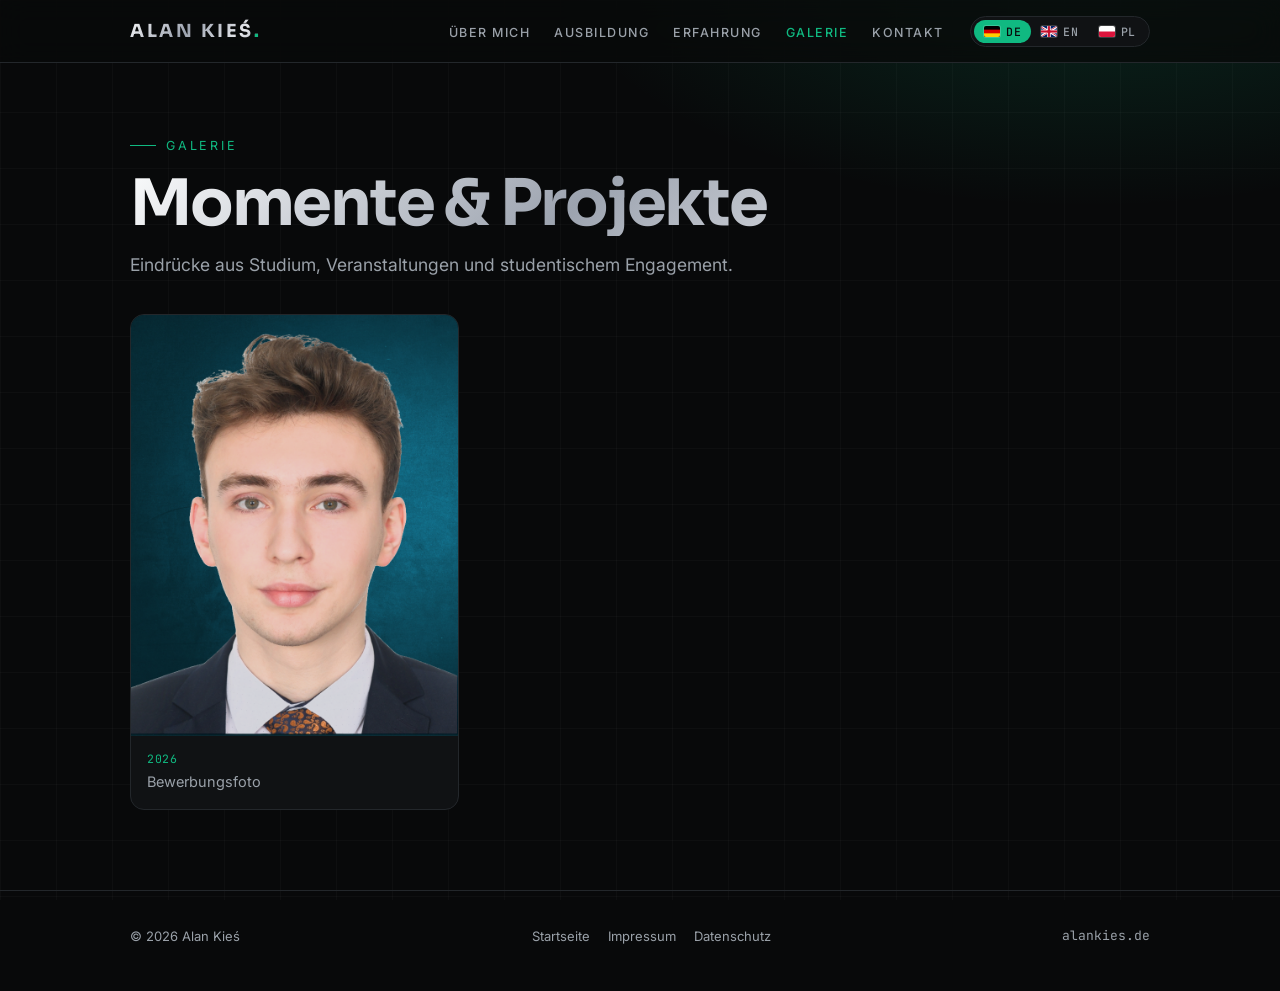
<file: galerie.html>
<!doctype html>
<html lang="de">
<head>
<meta charset="utf-8">
<meta name="viewport" content="width=device-width, initial-scale=1">
<title>Galerie – Alan Kieś</title>
<meta name="description" content="Fotos von Alan Kieś – Veranstaltungen, Studium und Engagement.">
<meta name="theme-color" content="#08090a">
<link rel="icon" href="favicon.svg" type="image/svg+xml">
<link rel="icon" href="favicon.ico" sizes="any">
<link rel="apple-touch-icon" href="apple-touch-icon.png">
<link rel="preconnect" href="https://fonts.googleapis.com">
<link rel="preconnect" href="https://fonts.gstatic.com" crossorigin>
<link href="https://fonts.googleapis.com/css2?family=Sora:wght@300;400;600;700&family=Inter:wght@400;500;600&family=JetBrains+Mono:wght@400;500&display=swap" rel="stylesheet">
<link rel="stylesheet" href="style.css?v=4">
</head>
<body>

<nav>
  <div class="wrap">
    <a class="logo chrome" href="index.html">ALAN KIEŚ<span class="dot">.</span></a>
    <div class="nav-right">
      <ul>
        <li><a href="index.html#ueber-mich" data-i18n="nav_about">Über mich</a></li>
        <li><a href="index.html#ausbildung" data-i18n="nav_edu">Ausbildung</a></li>
        <li><a href="erfahrung.html" data-i18n="nav_exp">Erfahrung</a></li>
        <li><a href="galerie.html" aria-current="page" data-i18n="nav_gallery">Galerie</a></li>
        <li><a href="index.html#kontakt" data-i18n="nav_contact">Kontakt</a></li>
      </ul>
      <div class="lang-switch" role="group" aria-label="Sprache / Language / Język">
        <button type="button" data-lang="de" aria-pressed="true"><img class="flag" src="flags/de.svg" alt="">DE</button>
        <button type="button" data-lang="en" aria-pressed="false"><img class="flag" src="flags/gb.svg" alt="">EN</button>
        <button type="button" data-lang="pl" aria-pressed="false"><img class="flag" src="flags/pl.svg" alt="">PL</button>
      </div>
    </div>
  </div>
</nav>

<main class="wrap">
  <header class="page-head">
    <div class="eyebrow" data-i18n="g_eye">Galerie</div>
    <h1 class="chrome" data-i18n="g_h">Momente &amp; Projekte</h1>
    <p data-i18n="g_p">Eindrücke aus Studium, Veranstaltungen und studentischem Engagement.</p>
  </header>

  <div class="gallery" id="gallery"></div>
</main>

<!-- Vollbildansicht -->
<div class="lightbox" id="lightbox" role="dialog" aria-modal="true" aria-label="Foto">
  <button class="lb-btn lb-close" id="lb-close" aria-label="Schließen">✕</button>
  <button class="lb-btn lb-prev" id="lb-prev" aria-label="Zurück">←</button>
  <img id="lb-img" alt="">
  <p id="lb-cap"></p>
  <button class="lb-btn lb-next" id="lb-next" aria-label="Weiter">→</button>
</div>

<footer>
  <div class="wrap">
    <span>© 2026 Alan Kieś</span>
    <div class="legal">
      <a href="index.html" data-i18n="ft_home">Startseite</a>
      <a href="impressum.html">Impressum</a>
      <a href="impressum.html#datenschutz" data-i18n="ft_privacy">Datenschutz</a>
    </div>
    <span class="mono">alankies.de</span>
  </div>
</footer>

<script>
/* =========================================================
   FOTOS HIER EINTRAGEN
   1. Foto in den Ordner "galerie/" im Repository hochladen
      (Dateiname ohne Leerzeichen, z. B. sprachbruecken-2026.jpg)
   2. Unten einen neuen Block { ... } hinzufügen
   - date: optional, z. B. "03.2024" (oder "" lassen)
   - de / en / pl: Bildunterschrift in der jeweiligen Sprache
   Die Reihenfolge hier = Reihenfolge auf der Seite.
   ========================================================= */
var PHOTOS = [
  {
    src: "alan-kies-foto.png",
    date: "2026",
    de: "Bewerbungsfoto",
    en: "Professional portrait",
    pl: "Zdjęcie portretowe"
  }
  // ,{
  //   src: "galerie/sprachbruecken-2026.jpg",
  //   date: "05.2026",
  //   de: "Deutsch-polnische Sprachbrücken an der SGH",
  //   en: "German-Polish “Sprachbrücken” language exchange at SGH",
  //   pl: "Polsko-niemieckie spotkania językowe „Sprachbrücken” w SGH"
  // }
];

window.I18N = {
  en: {
    _title: "Gallery – Alan Kieś",
    nav_about: "About", nav_edu: "Education", nav_exp: "Experience", nav_gallery: "Gallery", nav_contact: "Contact",
    g_eye: "Gallery", g_h: "Moments &amp; Projects",
    g_p: "Impressions from my studies, events and student activities.",
    g_empty: "No photos yet.",
    ft_home: "Home", ft_privacy: "Privacy"
  },
  pl: {
    _title: "Galeria – Alan Kieś",
    nav_about: "O mnie", nav_edu: "Wykształcenie", nav_exp: "Doświadczenie", nav_gallery: "Galeria", nav_contact: "Kontakt",
    g_eye: "Galeria", g_h: "Chwile i projekty",
    g_p: "Wrażenia ze studiów, wydarzeń i działalności studenckiej.",
    g_empty: "Na razie brak zdjęć.",
    ft_home: "Strona główna", ft_privacy: "Prywatność"
  },
  de: { g_empty: "Noch keine Fotos vorhanden." }
};

(function () {
  var grid = document.getElementById('gallery');
  var lb = document.getElementById('lightbox');
  var lbImg = document.getElementById('lb-img');
  var lbCap = document.getElementById('lb-cap');
  var current = 0;

  function lang() { return window.currentLang || 'de'; }
  function caption(p) { return p[lang()] || p.de || ''; }
  function esc(s) { return String(s).replace(/[&<>"]/g, function (c) { return { '&': '&amp;', '<': '&lt;', '>': '&gt;', '"': '&quot;' }[c]; }); }

  function render() {
    if (!PHOTOS.length) {
      var t = (window.I18N[lang()] || {}).g_empty || window.I18N.de.g_empty;
      grid.innerHTML = '<div class="empty">' + t + '</div>';
      return;
    }
    grid.innerHTML = PHOTOS.map(function (p, i) {
      return '<figure class="shot" tabindex="0" data-i="' + i + '">' +
        '<img src="' + esc(p.src) + '" alt="' + esc(caption(p)) + '" loading="lazy">' +
        '<figcaption>' + (p.date ? '<b>' + esc(p.date) + '</b>' : '') + esc(caption(p)) + '</figcaption>' +
        '</figure>';
    }).join('');
  }

  function show(i) {
    current = (i + PHOTOS.length) % PHOTOS.length;
    var p = PHOTOS[current];
    lbImg.src = p.src; lbImg.alt = caption(p);
    lbCap.textContent = (p.date ? p.date + ' · ' : '') + caption(p);
    lb.classList.add('open');
    document.body.style.overflow = 'hidden';
  }
  function hide() { lb.classList.remove('open'); document.body.style.overflow = ''; }

  grid.addEventListener('click', function (e) {
    var f = e.target.closest('.shot'); if (f) show(+f.getAttribute('data-i'));
  });
  grid.addEventListener('keydown', function (e) {
    var f = e.target.closest('.shot'); if (f && (e.key === 'Enter' || e.key === ' ')) { e.preventDefault(); show(+f.getAttribute('data-i')); }
  });
  document.getElementById('lb-close').onclick = hide;
  document.getElementById('lb-prev').onclick = function () { show(current - 1); };
  document.getElementById('lb-next').onclick = function () { show(current + 1); };
  lb.addEventListener('click', function (e) { if (e.target === lb) hide(); });
  document.addEventListener('keydown', function (e) {
    if (!lb.classList.contains('open')) return;
    if (e.key === 'Escape') hide();
    if (e.key === 'ArrowLeft') show(current - 1);
    if (e.key === 'ArrowRight') show(current + 1);
  });

  document.addEventListener('langchange', render);
  render();
})();
</script>
<script src="i18n.js?v=4"></script>
</body>
</html>
</file>
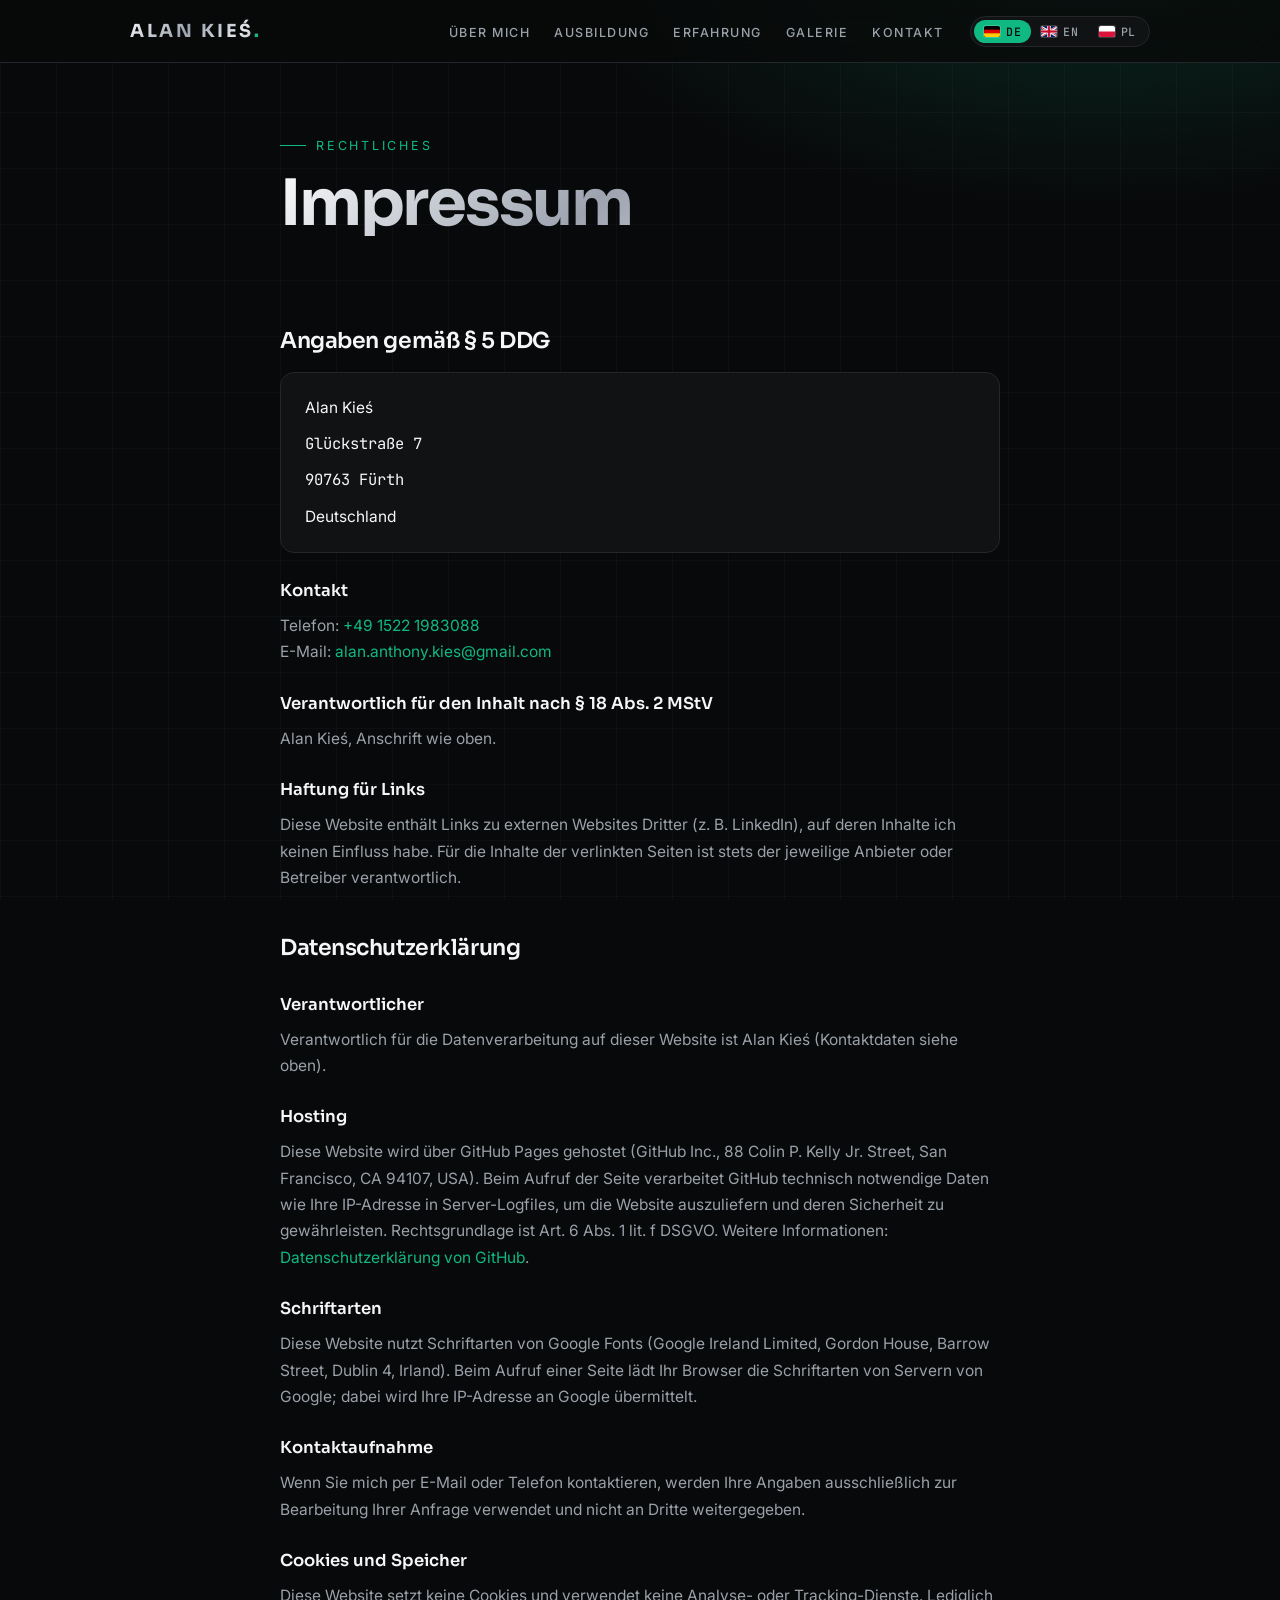
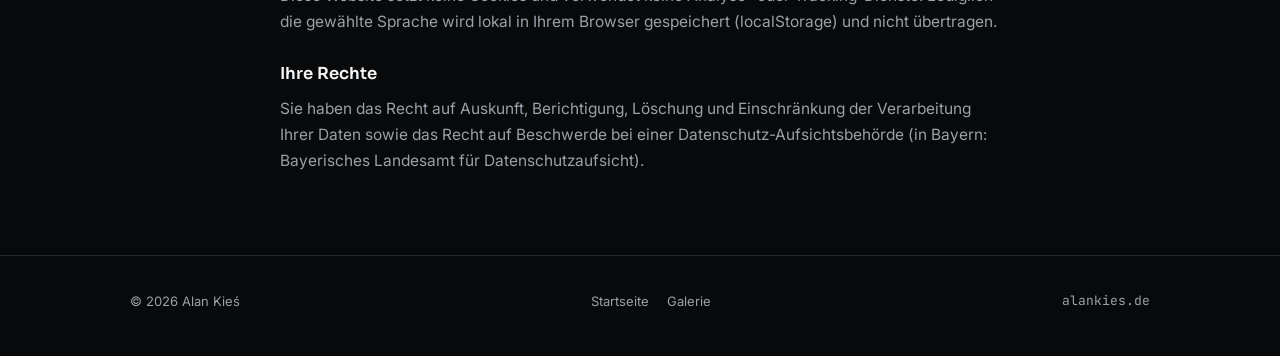
<file: impressum.html>
<!doctype html>
<html lang="de">
<head>
<meta charset="utf-8">
<meta name="viewport" content="width=device-width, initial-scale=1">
<title>Impressum – Alan Kieś</title>
<meta name="robots" content="noindex">
<meta name="theme-color" content="#08090a">
<link rel="icon" href="favicon.svg" type="image/svg+xml">
<link rel="icon" href="favicon.ico" sizes="any">
<link rel="apple-touch-icon" href="apple-touch-icon.png">
<link rel="preconnect" href="https://fonts.googleapis.com">
<link rel="preconnect" href="https://fonts.gstatic.com" crossorigin>
<link href="https://fonts.googleapis.com/css2?family=Sora:wght@300;400;600;700&family=Inter:wght@400;500;600&family=JetBrains+Mono:wght@400;500&display=swap" rel="stylesheet">
<link rel="stylesheet" href="style.css?v=4">
</head>
<body>

<nav>
  <div class="wrap">
    <a class="logo chrome" href="index.html">ALAN KIEŚ<span class="dot">.</span></a>
    <div class="nav-right">
      <ul>
        <li><a href="index.html#ueber-mich" data-i18n="nav_about">Über mich</a></li>
        <li><a href="index.html#ausbildung" data-i18n="nav_edu">Ausbildung</a></li>
        <li><a href="erfahrung.html" data-i18n="nav_exp">Erfahrung</a></li>
        <li><a href="galerie.html" data-i18n="nav_gallery">Galerie</a></li>
        <li><a href="index.html#kontakt" data-i18n="nav_contact">Kontakt</a></li>
      </ul>
      <div class="lang-switch" role="group" aria-label="Sprache / Language / Język">
        <button type="button" data-lang="de" aria-pressed="true"><img class="flag" src="flags/de.svg" alt="">DE</button>
        <button type="button" data-lang="en" aria-pressed="false"><img class="flag" src="flags/gb.svg" alt="">EN</button>
        <button type="button" data-lang="pl" aria-pressed="false"><img class="flag" src="flags/pl.svg" alt="">PL</button>
      </div>
    </div>
  </div>
</nav>

<main class="wrap">
  <header class="page-head">
    <div class="eyebrow" data-i18n="i_eye">Rechtliches</div>
    <h1 class="chrome">Impressum</h1>
  </header>

  <div class="legal-text">
    <p class="note" data-i18n="i_note" style="display:none"></p>

    <h2>Angaben gemäß § 5 DDG</h2>
    <div class="legal-box">
      <p>Alan Kieś</p>
      <!-- ▼ HIER ADRESSE EINTRAGEN (ladungsfähige Anschrift, kein Postfach) -->
      <p class="todo">Glückstraße 7</p>
      <p class="todo">90763 Fürth</p>
      <p>Deutschland</p>
    </div>

    <h3>Kontakt</h3>
    <p>
      Telefon: <a href="tel:+4915221983088">+49 1522 1983088</a><br>
      E-Mail: <a href="mailto:alan.anthony.kies@gmail.com">alan.anthony.kies@gmail.com</a>
    </p>

    <h3>Verantwortlich für den Inhalt nach § 18 Abs. 2 MStV</h3>
    <p>Alan Kieś, Anschrift wie oben.</p>

    <h3>Haftung für Links</h3>
    <p>Diese Website enthält Links zu externen Websites Dritter (z. B. LinkedIn), auf deren Inhalte ich keinen Einfluss habe. Für die Inhalte der verlinkten Seiten ist stets der jeweilige Anbieter oder Betreiber verantwortlich.</p>

    <h2 id="datenschutz">Datenschutzerklärung</h2>

    <h3>Verantwortlicher</h3>
    <p>Verantwortlich für die Datenverarbeitung auf dieser Website ist Alan Kieś (Kontaktdaten siehe oben).</p>

    <h3>Hosting</h3>
    <p>Diese Website wird über GitHub Pages gehostet (GitHub Inc., 88 Colin P. Kelly Jr. Street, San Francisco, CA 94107, USA). Beim Aufruf der Seite verarbeitet GitHub technisch notwendige Daten wie Ihre IP-Adresse in Server-Logfiles, um die Website auszuliefern und deren Sicherheit zu gewährleisten. Rechtsgrundlage ist Art. 6 Abs. 1 lit. f DSGVO. Weitere Informationen: <a href="https://docs.github.com/de/site-policy/privacy-policies/github-general-privacy-statement" target="_blank" rel="noopener">Datenschutzerklärung von GitHub</a>.</p>

    <h3>Schriftarten</h3>
    <!-- Hinweis: Sobald die Schriftarten lokal eingebunden sind, diesen Absatz ersetzen durch:
         "Die verwendeten Schriftarten sind lokal eingebunden. Es findet keine Verbindung zu Servern Dritter statt." -->
    <p>Diese Website nutzt Schriftarten von Google Fonts (Google Ireland Limited, Gordon House, Barrow Street, Dublin 4, Irland). Beim Aufruf einer Seite lädt Ihr Browser die Schriftarten von Servern von Google; dabei wird Ihre IP-Adresse an Google übermittelt.</p>

    <h3>Kontaktaufnahme</h3>
    <p>Wenn Sie mich per E-Mail oder Telefon kontaktieren, werden Ihre Angaben ausschließlich zur Bearbeitung Ihrer Anfrage verwendet und nicht an Dritte weitergegeben.</p>

    <h3>Cookies und Speicher</h3>
    <p>Diese Website setzt keine Cookies und verwendet keine Analyse- oder Tracking-Dienste. Lediglich die gewählte Sprache wird lokal in Ihrem Browser gespeichert (localStorage) und nicht übertragen.</p>

    <h3>Ihre Rechte</h3>
    <p>Sie haben das Recht auf Auskunft, Berichtigung, Löschung und Einschränkung der Verarbeitung Ihrer Daten sowie das Recht auf Beschwerde bei einer Datenschutz-Aufsichtsbehörde (in Bayern: Bayerisches Landesamt für Datenschutzaufsicht).</p>
  </div>
</main>

<footer>
  <div class="wrap">
    <span>© 2026 Alan Kieś</span>
    <div class="legal">
      <a href="index.html" data-i18n="ft_home">Startseite</a>
      <a href="galerie.html" data-i18n="nav_gallery">Galerie</a>
    </div>
    <span class="mono">alankies.de</span>
  </div>
</footer>

<script>
window.I18N = {
  en: {
    _title: "Legal notice – Alan Kieś",
    nav_about: "About", nav_edu: "Education", nav_exp: "Experience", nav_gallery: "Gallery", nav_contact: "Contact",
    i_eye: "Legal", i_note: "The legal notice (Impressum) and privacy policy are only available in German.",
    ft_home: "Home"
  },
  pl: {
    _title: "Impressum – Alan Kieś",
    nav_about: "O mnie", nav_edu: "Wykształcenie", nav_exp: "Doświadczenie", nav_gallery: "Galeria", nav_contact: "Kontakt",
    i_eye: "Informacje prawne", i_note: "Impressum i polityka prywatności są dostępne wyłącznie po niemiecku.",
    ft_home: "Strona główna"
  }
};
document.addEventListener('langchange', function (e) {
  document.querySelector('[data-i18n="i_note"]').style.display = e.detail === 'de' ? 'none' : 'block';
});
</script>
<script src="i18n.js?v=4"></script>
</body>
</html>
</file>
<file: style.css>
/* =========================================================
   alankies.de – gemeinsames Stylesheet für alle Seiten
   ========================================================= */
:root{
  --black:#08090a;
  --panel:#101214;
  --panel-2:#15181b;
  --white:#f5f6f7;
  --grey:#9aa1a9;
  --line:#23272b;
  --emerald:#10b981;
  --emerald-deep:#047857;
  --emerald-glow:rgba(16,185,129,.18);
  --chrome:linear-gradient(135deg,#f9fafb 0%,#9ca3af 22%,#e5e7eb 40%,#6b7280 58%,#f3f4f6 76%,#a1a1aa 100%);
  --chrome-line:linear-gradient(90deg,transparent,#d1d5db 30%,#6b7280 50%,#e5e7eb 70%,transparent);
}
*{box-sizing:border-box;margin:0;padding:0}
html{scroll-behavior:smooth}
body{
  background:var(--black); color:var(--white);
  font-family:Inter,system-ui,sans-serif; font-size:16.5px; line-height:1.7;
  -webkit-font-smoothing:antialiased;
  background-image:
    radial-gradient(ellipse 60% 40% at 85% -5%, var(--emerald-glow), transparent 70%),
    linear-gradient(rgba(255,255,255,.025) 1px, transparent 1px),
    linear-gradient(90deg, rgba(255,255,255,.025) 1px, transparent 1px);
  background-size:auto, 56px 56px, 56px 56px;
  background-attachment:fixed;
  min-height:100vh; display:flex; flex-direction:column;
}
main{flex:1}
::selection{background:var(--emerald);color:var(--black)}
.wrap{max-width:1060px;margin:0 auto;padding:0 20px}
.mono{font-family:"JetBrains Mono",monospace}
a{color:inherit}

/* ---------- Chrom-Effekte ---------- */
.chrome{
  background:var(--chrome); background-size:200% 200%;
  -webkit-background-clip:text; background-clip:text; color:transparent;
  animation:shine 9s ease-in-out infinite;
}
@keyframes shine{0%,100%{background-position:0% 50%}50%{background-position:100% 50%}}
.rule{height:1px;background:var(--chrome-line);opacity:.55;border:0}

/* ---------- Navigation ---------- */
nav{position:sticky;top:0;z-index:20;
    background:rgba(8,9,10,.78);backdrop-filter:blur(14px);-webkit-backdrop-filter:blur(14px);
    border-bottom:1px solid var(--line)}
nav .wrap{display:flex;justify-content:space-between;align-items:center;min-height:62px;gap:18px}
.logo{font-family:Sora,sans-serif;font-weight:700;font-size:18px;letter-spacing:.14em;text-decoration:none;white-space:nowrap}
.logo .dot{color:var(--emerald);-webkit-text-fill-color:var(--emerald)}
.nav-right{display:flex;align-items:center;gap:26px}
nav ul{list-style:none;display:flex;gap:24px}
nav ul a{color:var(--grey);text-decoration:none;font-size:12.5px;font-weight:500;letter-spacing:.12em;text-transform:uppercase;transition:color .2s;white-space:nowrap}
nav ul a:hover, nav ul a[aria-current="page"]{color:var(--emerald)}

/* Sprachumschalter */
.lang-switch{display:flex;border:1px solid var(--line);border-radius:999px;padding:3px;background:var(--panel)}
.lang-switch button{
  font-family:"JetBrains Mono",monospace;font-size:11.5px;font-weight:500;letter-spacing:.06em;
  background:none;border:0;color:var(--grey);padding:4px 10px;border-radius:999px;cursor:pointer;transition:all .2s}
.lang-switch button:hover{color:var(--white)}
.lang-switch button[aria-pressed="true"]{background:var(--emerald);color:var(--black)}

@media (max-width:760px){
  nav .wrap{flex-wrap:wrap;padding-top:10px;padding-bottom:10px;row-gap:8px}
  .nav-right{display:contents}
  nav ul{order:3;width:100%;overflow-x:auto;gap:20px;padding-bottom:2px;scrollbar-width:none}
  nav ul::-webkit-scrollbar{display:none}
}

/* ---------- Buttons & Chips ---------- */
.eyebrow{font-size:12.5px;letter-spacing:.22em;text-transform:uppercase;color:var(--emerald);display:flex;align-items:center;gap:10px}
.eyebrow::before{content:"";width:26px;height:1px;background:var(--emerald)}
.chip{font-size:13px;padding:6px 14px;border-radius:999px;color:var(--white);background:var(--panel);border:1px solid var(--line)}
.chip i{font-style:normal;color:var(--emerald);margin-right:6px}
.btn{display:inline-flex;align-items:center;gap:10px;padding:13px 24px;border-radius:10px;
     font-weight:600;font-size:14.5px;text-decoration:none;transition:transform .2s,box-shadow .2s,background .2s}
.btn.primary{background:var(--emerald);color:var(--black)}
.btn.primary:hover{transform:translateY(-2px);box-shadow:0 10px 30px -8px rgba(16,185,129,.55)}
.btn.ghost{color:var(--white);position:relative;background:var(--panel);isolation:isolate}
.btn.ghost::before,.chrome-border::before{content:"";position:absolute;inset:0;border-radius:inherit;padding:1px;background:var(--chrome);
     -webkit-mask:linear-gradient(#000 0 0) content-box,linear-gradient(#000 0 0);-webkit-mask-composite:xor;mask-composite:exclude;z-index:-1;pointer-events:none}
.btn.ghost:hover{transform:translateY(-2px)}
.arrow{transition:transform .2s}
.btn:hover .arrow{transform:translateX(3px)}

/* ---------- Hero ---------- */
.hero{padding:76px 0 80px;display:grid;grid-template-columns:minmax(0,1fr) minmax(300px,410px);gap:64px;align-items:center}
h1{font-family:Sora,sans-serif;font-weight:700;font-size:clamp(46px,7vw,82px);line-height:1;letter-spacing:-.035em;margin:18px 0 22px}
.tagline{font-size:19px;color:var(--grey);max-width:560px}
.tagline strong{color:var(--white);font-weight:500}
.meta{margin-top:28px;display:flex;flex-wrap:wrap;gap:10px}
.cta{margin-top:36px;display:flex;flex-wrap:wrap;gap:14px}

/* Foto: natürliches Seitenverhältnis, kein Zuschnitt, versetzter Rahmen dahinter */
.portrait{position:relative;margin:0 18px 18px 0;isolation:isolate}
.portrait img{position:relative;display:block;width:100%;height:auto;border-radius:14px;
              box-shadow:0 40px 80px -36px rgba(0,0,0,.9),0 0 0 1px rgba(255,255,255,.08)}
.portrait::before{content:"";position:absolute;inset:18px -18px -18px 18px;border-radius:14px;z-index:-1;
                  border:1px solid rgba(16,185,129,.55);
                  background:linear-gradient(160deg,rgba(16,185,129,.16),rgba(16,185,129,0) 60%)}
.portrait::after{content:"";position:absolute;right:-70px;top:-50px;width:240px;height:240px;border-radius:50%;z-index:-2;
                 background:radial-gradient(circle,rgba(16,185,129,.22),transparent 70%)}
@media (max-width:820px){
  .hero{grid-template-columns:1fr;gap:40px;padding-top:40px}
  .portrait{order:-1;width:min(340px,82%)}
}

/* Wappen & Flaggen */
.crest{height:1.35em;width:auto;vertical-align:-.3em;margin-right:6px}
.chip .crest{height:18px;vertical-align:-4px;margin-right:4px}
.chip .crest + .crest{margin-left:-2px}
.flag{display:inline-block;width:22px;height:15px;object-fit:cover;border-radius:3px;box-shadow:0 0 0 1px rgba(255,255,255,.18)}
.lang-switch button{display:inline-flex;align-items:center;gap:6px}
.lang-switch .flag{width:16px;height:11px;border-radius:2px}
@media (max-width:420px){ .lang-switch .flag{display:none} }

/* Logo-Kacheln */
.logo-tile{position:relative;display:block;flex:none;width:68px;height:68px;border-radius:14px;overflow:hidden;background:#fff;
           box-shadow:0 0 0 1px rgba(255,255,255,.1),0 10px 24px -14px rgba(0,0,0,.8)}
.logo-tile img{position:absolute;inset:0;width:100%;height:100%;object-fit:contain;padding:9px}
.logo-tile.cbre{background:#003f2e}
.logo-tile.cbre img{padding:8px}
.logo-tile.fill img{object-fit:cover;padding:0}
.logo-tile.crest-tile{background:var(--panel-2)}
.logo-tile.crest-tile img{padding:10px}

/* ---------- Abschnitte ---------- */
section{padding:72px 0}
.sec-head{display:flex;align-items:baseline;gap:16px;margin-bottom:34px}
.sec-num{font-family:"JetBrains Mono",monospace;font-size:13px;color:var(--emerald)}
h2{font-family:Sora,sans-serif;font-weight:600;font-size:30px;letter-spacing:-.02em}
.lead p{color:var(--grey);font-size:17.5px;max-width:760px}
.lead p strong{color:var(--white);font-weight:500}
.lead p + p{margin-top:16px}

.card{background:linear-gradient(180deg,var(--panel-2),var(--panel));border:1px solid var(--line);border-radius:14px;
      padding:24px 26px;display:grid;grid-template-columns:150px 1fr;gap:22px;transition:border-color .25s,transform .25s}
.card + .card{margin-top:14px}
.card:hover{border-color:rgba(16,185,129,.45);transform:translateY(-2px)}
.card.with-logo{grid-template-columns:68px 1fr;align-items:start}
.card.with-logo .when{padding:0;margin-bottom:4px}
.more{margin-top:26px;display:flex;justify-content:flex-end}
.when{font-family:"JetBrains Mono",monospace;font-size:12.5px;color:var(--grey);text-transform:uppercase;letter-spacing:.06em;padding-top:3px}
.card h3{font-family:Sora,sans-serif;font-size:17.5px;font-weight:600;letter-spacing:-.01em}
.where{color:var(--emerald);font-size:14.5px;font-weight:500;margin-top:2px}
.card p{color:var(--grey);font-size:15.5px;margin-top:8px}
@media (max-width:600px){
  .card{grid-template-columns:1fr;gap:6px}
  .card.with-logo{grid-template-columns:52px 1fr;gap:16px;padding:20px}
  .card.with-logo .logo-tile{width:52px;height:52px;border-radius:11px}
}

.feature{margin-top:22px;position:relative;border-radius:16px;padding:30px 30px 28px;background:var(--panel);isolation:isolate;overflow:hidden}
.feature::after{content:"";position:absolute;right:-80px;top:-80px;width:220px;height:220px;border-radius:50%;
     background:radial-gradient(circle,rgba(16,185,129,.22),transparent 70%);z-index:-1}
.feature .label{font-family:"JetBrains Mono",monospace;font-size:12px;letter-spacing:.18em;text-transform:uppercase;color:var(--emerald)}
.feature h3{font-family:Sora,sans-serif;font-weight:400;font-size:clamp(19px,3vw,23px);line-height:1.4;margin:12px 0;letter-spacing:-.01em}
.feature p{color:var(--grey);font-size:15.5px}

/* Erfolge */
.awards{display:grid;grid-template-columns:repeat(auto-fit,minmax(260px,1fr));gap:14px}
.award{background:var(--panel);border:1px solid var(--line);border-radius:14px;padding:22px;transition:border-color .25s}
.award:hover{border-color:rgba(16,185,129,.45)}
.award .yr{font-family:"JetBrains Mono",monospace;font-size:12px;color:var(--emerald);letter-spacing:.06em}
.award strong{display:block;font-family:Sora,sans-serif;font-weight:600;font-size:16px;margin-top:6px;line-height:1.4}
.award span{color:var(--grey);font-size:14px}

/* Sprachen */
.langs{display:grid;grid-template-columns:repeat(auto-fit,minmax(200px,1fr));gap:14px}
.lang{background:var(--panel);border:1px solid var(--line);border-radius:14px;padding:22px}
.lang-top{display:flex;align-items:center;justify-content:space-between;gap:10px}
.lang .flag{width:30px;height:20px}
.lang .zh-badge{font-family:Sora,sans-serif;font-size:14px;color:#ffde00;background:#de2910;width:30px;height:20px;border-radius:3px;display:grid;place-items:center;line-height:1}
.lang strong{font-family:Sora,sans-serif;font-weight:600;font-size:18px;display:block}
.lang span{color:var(--grey);font-size:14.5px}
.bar{height:3px;background:var(--line);border-radius:3px;margin-top:16px;overflow:hidden}
.bar b{display:block;height:100%;background:linear-gradient(90deg,var(--emerald-deep),var(--emerald))}

/* Kontakt */
.contact-box{background:var(--panel);border:1px solid var(--line);border-radius:18px;padding:44px 34px;text-align:center}
.contact-box h2{font-size:clamp(28px,5vw,40px);margin:14px 0}
.contact-box p{color:var(--grey);max-width:500px;margin:0 auto}
.links{display:flex;flex-wrap:wrap;justify-content:center;gap:12px;margin-top:28px}
.phones{display:flex;flex-wrap:wrap;justify-content:center;gap:12px;margin-top:22px}
.phone{display:flex;align-items:center;gap:12px;padding:12px 18px;border-radius:12px;border:1px solid var(--line);
       background:var(--panel-2);text-decoration:none;transition:border-color .2s}
.phone:hover{border-color:var(--emerald)}
.phone .cc{font-family:"JetBrains Mono",monospace;font-size:11.5px;color:var(--black);background:var(--emerald);padding:2px 7px;border-radius:5px;font-weight:500}
.phone .num{font-family:"JetBrains Mono",monospace;font-size:14.5px}
.mail-plain{margin-top:18px;font-size:14px;color:var(--grey)}
.mail-plain a{color:var(--white);text-decoration:none;border-bottom:1px solid var(--line)}
.mail-plain a:hover{color:var(--emerald);border-color:var(--emerald)}

/* ---------- Footer ---------- */
footer{padding:34px 0 44px;color:var(--grey);font-size:13px;border-top:1px solid var(--line);margin-top:40px}
footer .wrap{display:flex;justify-content:space-between;align-items:center;flex-wrap:wrap;gap:12px}
footer nav, footer .legal{display:flex;gap:18px;flex-wrap:wrap;position:static;background:none;border:0;backdrop-filter:none}
footer a{color:var(--grey);text-decoration:none}
footer a:hover{color:var(--emerald)}

/* ---------- Unterseiten ---------- */
.page-head{padding:72px 0 34px}
.page-head h1{font-size:clamp(40px,6vw,64px);margin:16px 0 14px}
.page-head p{color:var(--grey);font-size:17.5px;max-width:620px}

/* Galerie */
.gallery{columns:3 260px;column-gap:16px;padding-bottom:40px}
.shot{break-inside:avoid;margin:0 0 16px;background:var(--panel);border:1px solid var(--line);border-radius:14px;overflow:hidden;cursor:zoom-in;transition:border-color .25s,transform .25s}
.shot:hover{border-color:rgba(16,185,129,.5);transform:translateY(-2px)}
.shot img{display:block;width:100%;height:auto}
.shot figcaption{padding:14px 16px 16px;font-size:14.5px;color:var(--grey);line-height:1.5}
.shot figcaption b{display:block;font-family:"JetBrains Mono",monospace;font-weight:400;font-size:11.5px;color:var(--emerald);letter-spacing:.06em;margin-bottom:4px}
.empty{color:var(--grey);border:1px dashed var(--line);border-radius:14px;padding:40px;text-align:center}

.lightbox{position:fixed;inset:0;z-index:50;background:rgba(5,6,7,.94);display:none;align-items:center;justify-content:center;padding:24px;flex-direction:column;gap:16px}
.lightbox.open{display:flex}
.lightbox img{max-width:min(1100px,100%);max-height:78vh;border-radius:10px;object-fit:contain}
.lightbox p{color:var(--white);max-width:700px;text-align:center;font-size:15.5px}
.lb-btn{position:absolute;background:var(--panel);border:1px solid var(--line);color:var(--white);width:46px;height:46px;border-radius:50%;
        font-size:20px;cursor:pointer;display:grid;place-items:center;transition:border-color .2s}
.lb-btn:hover{border-color:var(--emerald);color:var(--emerald)}
.lb-close{top:18px;right:18px}
.lb-prev{left:18px;top:50%;transform:translateY(-50%)}
.lb-next{right:18px;top:50%;transform:translateY(-50%)}
@media (max-width:600px){.lb-prev,.lb-next{top:auto;bottom:18px;transform:none}}

/* Erfahrung – Unterseite */
.logo-wall{display:flex;flex-wrap:wrap;gap:12px;margin-bottom:56px}
.logo-wall a{transition:transform .2s}
.logo-wall a:hover{transform:translateY(-3px)}
.logo-wall .logo-tile{width:76px;height:76px}
.timeline{position:relative;padding-left:0}
.station{position:relative;display:grid;grid-template-columns:116px 1fr;gap:30px;padding:0 0 46px;scroll-margin-top:90px}
.station:not(:last-child)::before{content:"";position:absolute;left:57px;top:124px;bottom:10px;width:1px;
     background:linear-gradient(var(--line),var(--line) 70%,transparent)}
.station .logo-tile{width:116px;height:116px;border-radius:20px}
.station .logo-tile img{padding:14px}
.station .logo-tile.fill img{padding:0}
.station-body{background:linear-gradient(180deg,var(--panel-2),var(--panel));border:1px solid var(--line);border-radius:16px;padding:26px 28px;transition:border-color .25s}
.station:hover .station-body{border-color:rgba(16,185,129,.45)}
.station .date{font-family:"JetBrains Mono",monospace;font-size:12.5px;color:var(--emerald);letter-spacing:.06em}
.station h2{font-size:23px;margin:6px 0 2px;line-height:1.3}
.station .org{color:var(--white);font-weight:500;font-size:15.5px}
.station .place{color:var(--grey);font-size:14px;margin-top:6px;display:flex;align-items:center;gap:2px}
.station p{color:var(--grey);font-size:15.5px;margin-top:14px}
.tags{display:flex;flex-wrap:wrap;gap:8px;margin-top:16px}
.tag{font-size:12px;padding:4px 11px;border-radius:999px;border:1px solid rgba(16,185,129,.35);color:var(--emerald);background:rgba(16,185,129,.06)}
@media (max-width:640px){
  .station{grid-template-columns:1fr;gap:14px;padding-bottom:30px}
  .station::before{display:none}
  .station .logo-tile{width:72px;height:72px;border-radius:14px}
  .station-body{padding:22px}
}

/* Impressum */
.legal-text{max-width:720px;padding-bottom:40px}
.legal-text h2{font-size:22px;margin:38px 0 12px}
.legal-text h3{font-family:Sora,sans-serif;font-size:16.5px;font-weight:600;margin:24px 0 8px}
.legal-text p,.legal-text li{color:var(--grey);font-size:15.5px}
.legal-text p + p{margin-top:10px}
.legal-text ul{padding-left:20px;margin-top:8px}
.legal-text a{color:var(--emerald);text-decoration:none}
.legal-box{background:var(--panel);border:1px solid var(--line);border-radius:14px;padding:22px 24px;margin-top:12px}
.legal-box p{color:var(--white)}
.todo{color:#fbbf24;font-family:"JetBrains Mono",monospace;font-size:14px}
.note{border-left:2px solid var(--emerald);padding:10px 16px;background:var(--panel);border-radius:0 10px 10px 0;margin-bottom:10px}

/* ---------- Animation ---------- */
.reveal{opacity:0;transform:translateY(16px);transition:opacity .7s ease,transform .7s ease}
.reveal.in{opacity:1;transform:none}
@media (prefers-reduced-motion:reduce){
  .chrome{animation:none}
  .reveal{opacity:1;transform:none;transition:none}
  html{scroll-behavior:auto}
}
@media (max-width:640px){ .logo-wall{gap:10px} .logo-wall .logo-tile{width:58px;height:58px;border-radius:12px} .logo-wall .logo-tile img{padding:6px} .logo-wall .logo-tile.fill img{padding:0} }

/* Flaggen als Logo-Kachel */
.logo-tile.flag-one,.logo-tile.flag-duo{background:var(--panel-2)}
.logo-tile.flag-one img,.logo-tile.flag-duo img{inset:auto;height:auto;padding:0;border-radius:3px;box-shadow:0 0 0 1px rgba(255,255,255,.2)}
.logo-tile.flag-one img{left:16%;top:50%;width:68%;transform:translateY(-50%)}
.logo-tile.flag-duo img{width:56%}
.logo-tile.flag-duo img:first-child{left:13%;top:22%}
.logo-tile.flag-duo img:last-child{right:13%;bottom:22%}

/* Interessen & Aufzählungen */
.interests{display:flex;flex-wrap:wrap;gap:8px;margin-top:26px}
.station ul{margin-top:14px;padding-left:18px}
.station li{color:var(--grey);font-size:15.5px}
.station li + li{margin-top:4px}
.station li::marker{color:var(--emerald)}
</file>
